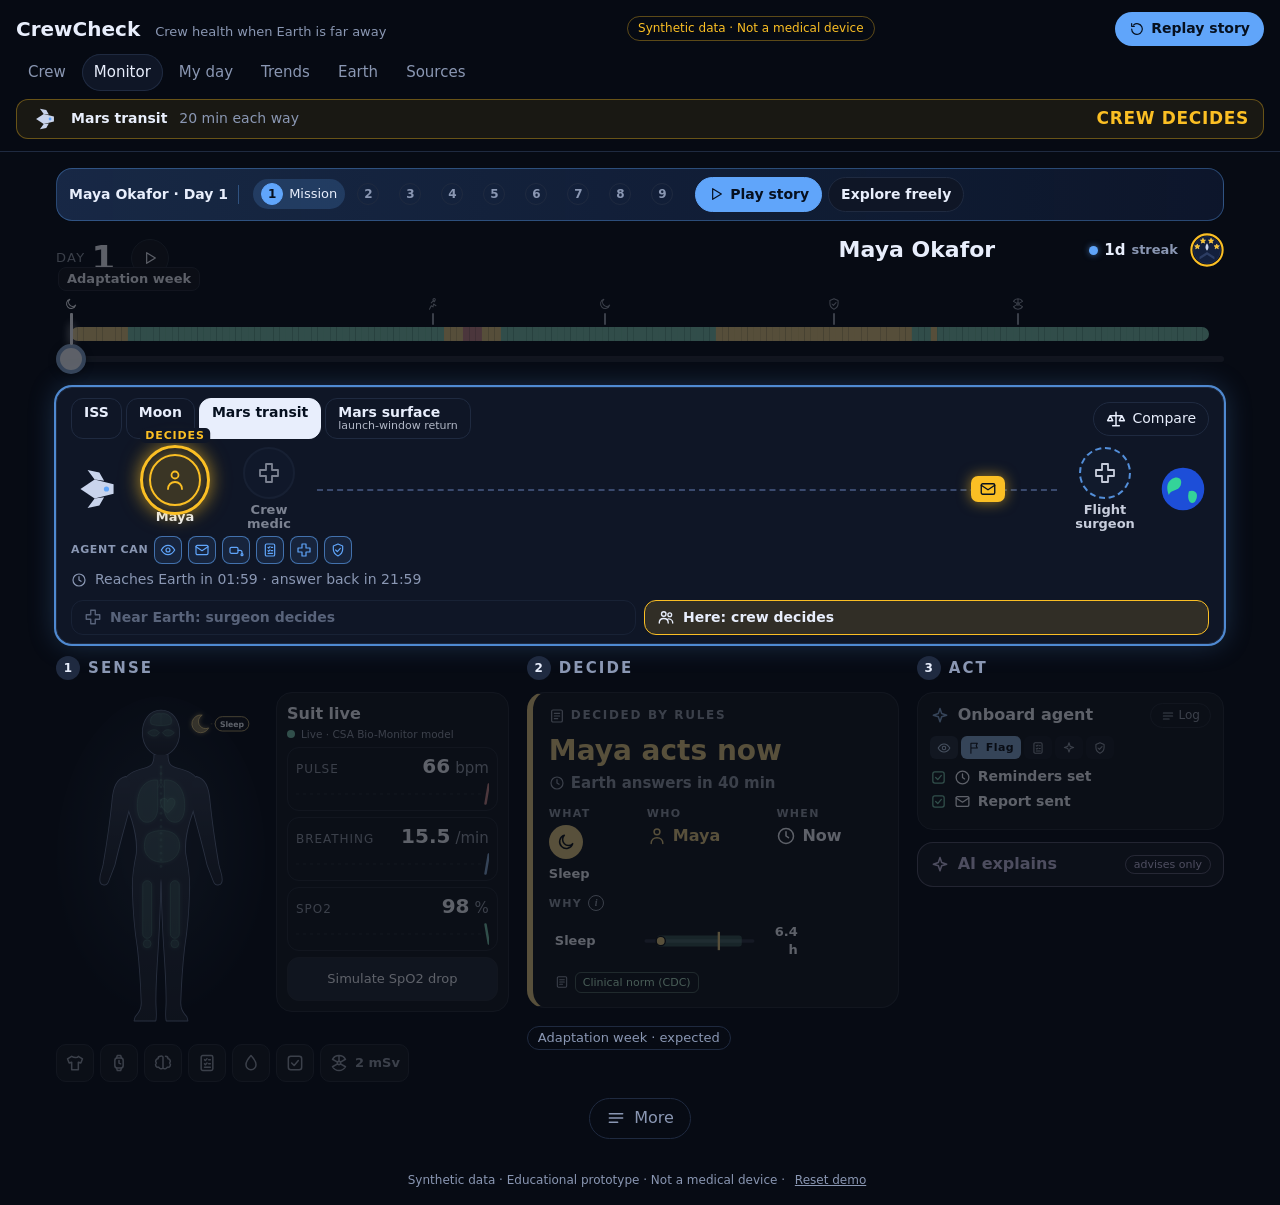
<file: index.html>
<!doctype html>
<html lang="en">
<head>
<meta charset="utf-8">
<meta name="viewport" content="width=device-width, initial-scale=1">
<title>CrewCheck</title>
<meta name="description" content="CrewCheck: crew health when Earth is far away. Educational prototype, synthetic data, not a medical device.">
<link rel="icon" href="favicon.svg" type="image/svg+xml">
<link rel="stylesheet" href="css/app.css">
<link rel="stylesheet" href="css/viz.css">
<link rel="stylesheet" href="css/trends.css">
<link rel="stylesheet" href="css/checkin.css">
<link rel="stylesheet" href="css/earth.css">
<link rel="stylesheet" href="css/sources.css">
<link rel="stylesheet" href="css/blocks.css">
<link rel="stylesheet" href="css/v2.css">
<link rel="stylesheet" href="css/story.css">
<link rel="stylesheet" href="css/cabin.css">
</head>
<body>
<header class="top">
  <div class="brand">CrewCheck <span class="sub">Crew health when Earth is far away</span></div>
  <div class="disclaim">Synthetic data · Not a medical device</div>
</header>
<main id="app"><p class="boot">Loading…</p></main>
<footer class="foot">Synthetic data · Educational prototype · Not a medical device</footer>
<script>
// If any app module fails to load (network error, 503), show a reload button instead of a blank page.
window.ccBootFail = function () {
  var m = document.getElementById('app');
  if (!m || window.ccBooted) return;
  m.innerHTML = '<div class="boot-fail"><p>Part of the app did not load.</p><button type="button" onclick="location.reload()">Reload</button></div>';
};
setTimeout(function () { if (!window.ccBooted) window.ccBootFail(); }, 12000);
</script>
<script type="module" src="js/app.js" onerror="ccBootFail()"></script>
</body>
</html>
</file>
<file: css/app.css>
:root{--bg:#070b14;--panel:#0f1626;--line:#1f2a40;--text:#e8eefc;--muted:#8a97b3;--green:#34d399;--yellow:#fbbf24;--red:#f87171;--blue:#60a5fa;}
*{box-sizing:border-box}
html,body{margin:0;background:var(--bg);color:var(--text);font:16px/1.4 system-ui,-apple-system,Segoe UI,Roboto,sans-serif}
.top{display:flex;align-items:center;justify-content:space-between;padding:12px 16px;border-bottom:1px solid var(--line)}
.brand{font-weight:700;font-size:20px}
.brand .sub{font-weight:400;font-size:13px;color:var(--muted);margin-left:8px}
main{padding:16px;max-width:1200px;margin:0 auto}
.foot{color:var(--muted);font-size:12px;text-align:center;padding:16px}
.top{flex-wrap:wrap;gap:8px}
.tabs{display:flex;gap:4px;flex-wrap:wrap}
.tabs a{color:var(--muted);text-decoration:none;padding:8px 12px;border-radius:999px;font-size:15px}
.tabs a.on{background:var(--panel);color:var(--text);box-shadow:inset 0 0 0 1px var(--line)}
button{font:inherit;color:inherit;cursor:pointer}
button.link{background:none;border:0;color:var(--muted);text-decoration:underline;font-size:12px}
.soon{color:var(--muted);text-align:center;padding:48px}
.hints{display:flex;flex-wrap:wrap;gap:8px;align-items:center;margin-bottom:12px}
.hint{background:rgba(96,165,250,.12);color:var(--blue);border:1px solid rgba(96,165,250,.35);padding:6px 12px;border-radius:999px;font-size:14px}
.hint-x{background:none;border:0;color:var(--muted);font-size:20px}
.today-head{display:flex;justify-content:space-between;align-items:center;gap:12px;flex-wrap:wrap;margin-bottom:8px}
.who-name{font-size:22px;font-weight:700;margin-right:10px}
.who-role,.where{color:var(--muted)}
.where{font-size:18px;color:var(--text)}
.today-grid{display:grid;grid-template-columns:minmax(260px,1fr) minmax(300px,1.1fr);gap:20px;align-items:start}
.today-body{height:min(58vh,600px);min-height:400px;display:flex;justify-content:center;position:sticky;top:12px}
.today-side{display:flex;flex-direction:column;gap:14px}
.verdict{border-radius:16px;padding:16px 18px;background:var(--panel);border-left:6px solid var(--muted)}
.verdict-line{font-size:26px;font-weight:700;line-height:1.15}
.verdict-sub{color:var(--muted);margin-top:4px;font-size:16px}
.v-green{border-color:var(--green)}.v-yellow{border-color:var(--yellow)}.v-red{border-color:var(--red)}
.v-yellow .verdict-line{color:var(--yellow)}.v-red .verdict-line{color:var(--red)}.v-green .verdict-line{color:var(--green)}
.mission-switch{display:grid;grid-template-columns:repeat(4,1fr);gap:4px;background:var(--panel);padding:4px;border-radius:14px}
.ms{background:none;border:0;border-radius:10px;padding:8px 4px;display:flex;flex-direction:column;align-items:center;gap:2px}
.ms.on{background:#1b2742;box-shadow:inset 0 0 0 1px var(--blue)}
.ms-label{font-weight:600;font-size:14px}.ms-care{font-size:11px;color:var(--muted)}
.actions{list-style:none;margin:0;padding:0;display:flex;flex-wrap:wrap;gap:8px}
.actions li{display:flex;align-items:center;gap:8px;background:var(--panel);border:1px solid var(--line);border-radius:999px;padding:6px 12px 6px 6px;font-size:15px}
.conf{display:inline-grid;place-items:center;width:22px;height:22px;border-radius:50%;font-size:12px;font-weight:800;color:#06101f;flex:none}
.conf-established{background:var(--green)}.conf-hypothesis{background:var(--yellow)}.conf-ask{background:#c4b5fd}
.today-timeline{margin-top:20px}
@media (max-width:760px){.today-grid{grid-template-columns:1fr}.today-body{height:52vh;min-height:360px}.verdict-line{font-size:22px}.brand .sub{display:none}}
.why{background:var(--panel);border:1px solid var(--line);border-radius:16px;padding:14px 16px;display:flex;flex-direction:column;gap:10px}
.why-yellow{border-color:rgba(251,191,36,.5)}.why-red{border-color:rgba(248,113,113,.6)}
.why-head{display:flex;align-items:center;gap:10px}
.why-title{font-size:20px;font-weight:700}
.why-x{margin-left:auto;background:none;border:0;color:var(--muted);font-size:24px;line-height:1}
.chip{font-size:12px;font-weight:700;padding:3px 9px;border-radius:999px;background:#1b2742}
.c-green{color:var(--green)}.c-yellow{color:var(--yellow)}.c-red{color:var(--red)}.c-grey{color:var(--muted)}
.why-readings{display:flex;gap:8px;flex-wrap:wrap}
.why-read{background:#0b1220;border-radius:12px;padding:8px 12px;display:grid;grid-template-columns:auto auto;column-gap:4px;align-items:baseline;border-top:3px solid var(--muted)}
.why-read .rv{font-size:24px;font-weight:700}.why-read .ru{color:var(--muted);font-size:12px}.why-read .rl{grid-column:1/-1;color:var(--muted);font-size:12px}
.r-green{border-color:var(--green)}.r-yellow{border-color:var(--yellow)}.r-yellow .rv{color:var(--yellow)}.r-red{border-color:var(--red)}.r-red .rv{color:var(--red)}
.why-row{display:grid;grid-template-columns:22px 70px 1fr;gap:8px;align-items:start;font-size:15px}
.why-ic{color:var(--blue);text-align:center}.why-k{color:var(--muted);font-size:13px;padding-top:1px}
.why-v{display:flex;flex-direction:column;gap:6px;align-items:flex-start}
.why-rule,.why-do{display:flex;gap:8px;align-items:center;flex-wrap:wrap}
.dot{width:10px;height:10px;border-radius:50%;flex:none}.d-yellow{background:var(--yellow)}.d-red{background:var(--red)}
.src{font-size:11px;padding:2px 7px;border-radius:6px;border:1px solid var(--line);color:var(--muted);white-space:nowrap}
.src-nasa{color:#93c5fd;border-color:rgba(147,197,253,.4)}.src-clinical{color:#86efac;border-color:rgba(134,239,172,.35)}.src-assumption{color:#fcd34d;border-color:rgba(252,211,77,.35)}.src-agency{color:#c4b5fd;border-color:rgba(196,181,253,.4)}
.why-foot{font-size:11px;color:var(--muted);border-top:1px solid var(--line);padding-top:8px}
.muted{color:var(--muted)}
.crew-head{display:flex;align-items:center;gap:20px;flex-wrap:wrap;margin-bottom:16px}
.crew-title{font-size:24px;font-weight:700}
.crew-index{display:flex;flex-direction:column;align-items:center;margin-left:auto;padding:8px 18px;border-radius:16px;background:var(--panel);border:1px solid var(--line)}
.ci-num{font-size:40px;font-weight:800;line-height:1}.ci-lab{font-size:12px;color:var(--muted)}
.i-green .ci-num{color:var(--green)}.i-yellow .ci-num{color:var(--yellow)}.i-red .ci-num{color:var(--red)}
.crew-patch .cc-ring-legend,.ct-ring .cc-ring-legend{display:none}
.crew-grid{display:grid;grid-template-columns:repeat(auto-fit,minmax(220px,1fr));gap:14px}
.crew-tile{background:var(--panel);border:1px solid var(--line);border-radius:20px;padding:18px;display:flex;flex-direction:column;align-items:center;gap:6px;text-align:center;transition:transform .15s}
.crew-tile:hover,.crew-tile:focus-visible{transform:translateY(-2px);border-color:var(--blue);outline:none}
.t-yellow{box-shadow:inset 0 3px 0 var(--yellow)}.t-red{box-shadow:inset 0 3px 0 var(--red)}.t-green{box-shadow:inset 0 3px 0 var(--green)}
.ct-name{font-size:18px;font-weight:700;margin-top:6px}.ct-role{font-size:13px;color:var(--muted)}
.crew-dots{display:flex;gap:5px;margin:6px 0}
.cd{width:12px;height:12px;border-radius:50%;background:var(--muted)}
.cd-green{background:var(--green);opacity:.55}.cd-yellow{background:var(--yellow)}.cd-red{background:var(--red)}
.ct-tier{font-weight:700;font-size:15px;padding:4px 12px;border-radius:999px;background:#0b1220}
.tier-none{color:var(--green)}.tier-self{color:var(--yellow)}.tier-crew{color:#fb923c}.tier-earth{color:var(--blue)}
.ct-check{font-size:13px;color:var(--muted)}.ct-check.ok{color:var(--green)}
.ahead{display:flex;gap:8px;flex-wrap:wrap}
.ahead-chip{display:flex;align-items:center;gap:8px;background:rgba(251,191,36,.08);border:1px dashed rgba(251,191,36,.5);border-radius:999px;padding:5px 12px 5px 5px;font-size:15px}
.fu{background:var(--panel);border:1px solid var(--line);border-radius:16px;padding:12px 14px;display:flex;flex-direction:column;gap:10px;margin-bottom:14px}
.fu-head{display:flex;justify-content:space-between;align-items:baseline;gap:8px}
.fu-title{font-weight:700;font-size:17px}
.fu-worked .fu-title{color:var(--green)}.fu-not-worked .fu-title{color:#fb923c}.fu-pending .fu-title{color:var(--blue)}
.fu-track{display:flex;gap:4px}.fu-step{flex:1;height:8px;border-radius:4px;background:#1b2742}.fu-step.on{background:var(--blue)}
.fu-items{display:flex;gap:8px;flex-wrap:wrap}
.fu-item{display:flex;gap:6px;align-items:center;padding:4px 10px;border-radius:999px;background:#0b1220;font-size:14px}
.fi-mark{font-weight:800}.fi-worked .fi-mark{color:var(--green)}.fi-not-worked .fi-mark{color:var(--red)}.fi-pending .fi-mark{color:var(--muted)}
.fu-up{font-weight:700;color:#fb923c}
@media (max-width:760px){.today-body{position:static}}
.today-head .day-rings{margin-left:auto}
.day-rings .cc-ring-legend{display:none}
.advisor{background:linear-gradient(180deg,rgba(196,181,253,.08),transparent);border:1px solid rgba(196,181,253,.35);border-radius:16px;padding:12px 14px;display:flex;flex-direction:column;gap:8px}
.adv-head{display:flex;align-items:center;gap:8px;flex-wrap:wrap}
.adv-title{font-weight:700;color:#c4b5fd}
.adv-origin{font-size:11px;color:var(--muted);margin-left:auto}
.adv-text{font-size:15px}
.adv-points{margin:0;padding-left:18px;font-size:14px;color:var(--text)}
.adv-note{font-size:11px;color:var(--muted)}
.today-lower{display:grid;grid-template-columns:1fr 1fr;gap:16px;margin-top:16px}
@media (max-width:760px){.today-lower{grid-template-columns:1fr}}
@media (max-width:760px){main{display:flex;flex-direction:column}main>*{min-width:0;max-width:100%}.hints,.today-head{order:-2}.today-timeline{order:-1;margin:0 0 12px}}
.src-research{color:#f0abfc;border-color:rgba(240,171,252,.35)}
.adv-more summary{cursor:pointer;color:#c4b5fd;font-size:13px}.adv-more .adv-text{margin-top:6px}
.top{position:sticky;top:0;z-index:20;background:rgba(7,11,20,.94);backdrop-filter:blur(6px)}
.disclaim{font-size:12px;color:var(--yellow);border:1px solid rgba(251,191,36,.35);border-radius:999px;padding:3px 10px}
.today-left{display:flex;flex-direction:column;gap:14px}
.today-body{position:static}
.today-timeline{margin:4px 0 14px}
.rings-wrap{display:flex;align-items:center;gap:10px;margin-left:auto}
.rings-legend{display:grid;grid-template-columns:auto auto auto;gap:2px 10px;font-size:12px;color:var(--muted)}
.rl::before{content:"";display:inline-block;width:8px;height:8px;border-radius:50%;margin-right:5px;vertical-align:middle}
.rl-suit::before{background:var(--green)}.rl-check::before{background:var(--blue)}.rl-ex::before{background:var(--yellow)}
.rl-streak{grid-column:1/-1;color:var(--text)}
.live-chip{display:inline-block;font-size:13px;font-weight:700;padding:3px 10px;border-radius:999px;margin-bottom:6px;color:#06101f}
.lc-yellow{background:var(--yellow)}.lc-red{background:var(--red)}
.assume{font-size:12px;color:#fcd34d;text-align:center;margin-top:4px}
.conf-legend{display:flex;gap:12px;flex-wrap:wrap;font-size:12px;color:var(--muted)}
.conf-legend span{display:flex;align-items:center;gap:5px}
.conf-legend .conf{width:16px;height:16px;font-size:10px}
.dot{display:inline-block}
@media (max-width:760px){.disclaim{order:3}.rings-wrap{margin-left:0}.today-head{flex-wrap:wrap}}
.ci-res-red{color:#06101f!important;background:var(--red)!important}.ci-res-yellow{color:#06101f!important;background:var(--yellow)!important}
.ci-sub{font-size:11px;color:var(--muted);max-width:170px;text-align:center}.crew-patch-wrap{display:flex;flex-direction:column;align-items:center;gap:4px}
a.src{text-decoration:none}a.src:hover{text-decoration:underline}
.ci,.tr,.so,.ea{width:100%}
@media (max-width:760px){.top{position:static}}
.boot-fail{text-align:center;padding:48px 16px;color:var(--text)}
.boot-fail button{margin-top:12px;font:inherit;font-weight:700;padding:10px 22px;border-radius:999px;border:0;background:var(--blue);color:#06101f;cursor:pointer}
/* Phone: verdict first, then body, then who acts, then the suit card. */
@media (max-width:760px){.today-grid{gap:14px}.today-left,.today-side{display:contents}.today-side>*{order:3}.today-side>.verdict{order:1}.today-body{order:2}.suit-box{order:4}.fu{order:5}}
.verdict-ctx{display:inline-block;margin-top:6px;font-size:13px;color:var(--muted);border:1px solid var(--line);border-radius:999px;padding:2px 10px}
.suit-sim{color:var(--blue);border-color:rgba(96,165,250,.4)}
</file>
<file: css/viz.css>
/* CrewCheck visual components. Prefix cc-. Uses variables from app.css. */
:root{--cc-orange:#fb923c;--cc-grey:#5b6780}

/* ---------- body ---------- */
.cc-body{height:100%;min-height:320px}
.cc-body-svg{display:block;width:100%;height:100%;max-height:82vh;margin:0 auto;overflow:visible}
.cc-rim{fill:none;stroke:#5a78b8;stroke-width:3;stroke-linejoin:round;opacity:.9}
.cc-zone{--c:var(--green);cursor:pointer;outline:none;-webkit-tap-highlight-color:transparent}
.cc-s-yellow{--c:var(--yellow)}
.cc-s-red{--c:var(--red)}
.cc-s-grey{--c:var(--cc-grey)}
.cc-shape{fill:var(--c);fill-opacity:.32;stroke:var(--c);stroke-width:1.6;stroke-linejoin:round}
.cc-shape.cc-hint{fill:none;stroke-opacity:.7;stroke-width:1.2;stroke-linecap:round}
.cc-spine{fill-opacity:.5;stroke:none}
.cc-s-green .cc-zshapes{opacity:.38}
.cc-s-green{filter:none}
.cc-s-grey .cc-zshapes{opacity:.55}
.cc-hit{fill:transparent;stroke:none}
.cc-ring{fill:none;stroke:none;pointer-events:none}
.cc-sel .cc-ring{stroke:var(--text);stroke-width:2;stroke-dasharray:5 4}
.cc-zone:focus-visible .cc-ring{stroke:var(--blue);stroke-width:2.5;stroke-dasharray:none}
.cc-zone:hover .cc-shape{fill-opacity:.5}
.cc-lead{stroke:var(--c);stroke-opacity:.6;stroke-width:1;stroke-dasharray:3 3}
.cc-chip rect{fill:#0b1222;stroke:var(--c);stroke-width:1.4}
.cc-chip text{fill:var(--text);font:600 14px system-ui,-apple-system,Segoe UI,Roboto,sans-serif}
.cc-s-yellow .cc-zshapes{animation:cc-pulse 3.2s ease-in-out infinite}
.cc-s-red .cc-zshapes{animation:cc-pulse 1.6s ease-in-out infinite}
@keyframes cc-pulse{0%,100%{opacity:1}50%{opacity:.45}}

/* ---------- signal ---------- */
.cc-signal{text-align:center}
.cc-sig-mission{font-size:13px;letter-spacing:.12em;text-transform:uppercase;color:var(--muted);margin-bottom:6px}
.cc-sig-row{display:flex;align-items:center;margin:0 auto;min-width:200px;transition:width .4s}
.cc-sig-glyph{width:44px;height:44px;flex:none}
.cc-sig-ship{fill:#c9d4ee;stroke:#7d8db3;stroke-width:1;stroke-linejoin:round}
.cc-sig-win{fill:var(--blue)}
.cc-sig-sea{fill:#1d4f9c;stroke:var(--blue);stroke-width:1.5}
.cc-sig-land{fill:var(--green);opacity:.85}
.cc-sig-line{position:relative;flex:1;height:2px;margin:0 6px;background:repeating-linear-gradient(90deg,var(--blue) 0 6px,transparent 6px 11px);opacity:.9}
.cc-sig-dot{position:absolute;top:50%;left:0;width:14px;height:14px;margin:-7px 0 0 -7px;border-radius:50%;background:var(--blue);box-shadow:0 0 12px 3px var(--blue);animation:cc-travel 4s ease-in-out infinite}
.cc-sig-dot.cc-off{display:none}
@keyframes cc-travel{0%{left:0}50%{left:100%}100%{left:0}}
.cc-sig-label{margin-top:10px;font-size:clamp(18px,5vw,24px);font-weight:700;line-height:1.2}
.cc-sig-reply{margin-top:4px;font-size:15px;color:var(--muted)}

/* ---------- nodes ---------- */
.cc-nodes{text-align:center}
.cc-nodes-row{display:flex;align-items:center;justify-content:center;gap:4px;padding:14px 0 6px}
.cc-node{display:flex;flex-direction:column;align-items:center;gap:8px;flex:none;width:86px;--c:var(--green)}
.cc-n-self{--a:var(--yellow)}
.cc-n-crew{--a:var(--cc-orange)}
.cc-n-earth{--a:var(--blue)}
.cc-node-disc{position:relative;width:64px;height:64px;border-radius:50%;display:grid;place-items:center;background:var(--panel);border:2px solid var(--c);transition:transform .3s,box-shadow .3s}
.cc-node-icon{width:34px;height:34px;fill:none;stroke:var(--muted);stroke-width:2.4;stroke-linecap:round;stroke-linejoin:round}
.cc-node-name{white-space:nowrap;font-size:15px;font-weight:600;color:var(--muted)}
.cc-act{--c:var(--a)}
.cc-act .cc-node-disc{transform:scale(1.28);box-shadow:0 0 22px 2px var(--a);background:color-mix(in srgb,var(--a) 18%,var(--panel))}
.cc-act .cc-node-icon{stroke:var(--text)}
.cc-act .cc-node-name{color:var(--text);font-size:17px;margin-top:8px}
.cc-n-crew .cc-node-icon{fill:none}
.cc-badge{position:absolute;top:-10px;right:-22px;font-size:11px;font-weight:700;color:#07101f;background:var(--blue);padding:2px 7px;border-radius:10px;white-space:nowrap}
.cc-arrow{width:34px;height:14px;flex:none;fill:none;stroke:var(--line);stroke-width:2.5;stroke-linecap:round;stroke-linejoin:round;margin-bottom:26px}
.cc-arrow.cc-lit{stroke:var(--text)}
.cc-allclear{margin-top:6px;font-size:15px;font-weight:600;color:var(--green)}
@media (max-width:400px){.cc-node{width:76px}.cc-node-disc{width:56px;height:56px}.cc-arrow{width:26px}}

/* ---------- timeline ---------- */
.cc-tl{padding:6px 0}
.cc-tl-head{display:flex;align-items:baseline;gap:6px;margin-bottom:6px}
.cc-tl-day{font-size:16px;color:var(--muted);text-transform:uppercase;letter-spacing:.1em}
.cc-tl-num{font-size:44px;font-weight:800;line-height:1;font-variant-numeric:tabular-nums}
.cc-tl-track{padding:0 15px}
.cc-tl-inner{position:relative;margin-top:48px}
.cc-tl-strip{display:block;width:100%;height:14px;border-radius:7px;overflow:hidden}
.cc-tl-play{position:absolute;top:-4px;bottom:-4px;width:3px;margin-left:-1.5px;border-radius:2px;background:var(--text);box-shadow:0 0 8px var(--text);pointer-events:none}
.cc-tl-evs{position:absolute;left:0;right:0;top:0;height:0}
.cc-tl-ev{position:absolute;bottom:2px;transform:translateX(-50%);border:0;background:none;padding:6px 6px 0;margin:0;cursor:pointer;color:var(--text);font:inherit;display:flex;flex-direction:column;align-items:center;z-index:1}
.cc-tl-tick{width:2px;height:12px;background:var(--muted);border-radius:1px;display:block}
.cc-tl-evl{position:absolute;bottom:100%;left:50%;transform:translateX(-50%);white-space:nowrap;font-size:13px;font-weight:600;background:var(--panel);border:1px solid var(--line);padding:2px 8px;border-radius:8px;opacity:0;pointer-events:none;transition:opacity .15s}
.cc-tl-ev.cc-l .cc-tl-evl{left:0;transform:none}
.cc-tl-ev.cc-r .cc-tl-evl{left:auto;right:0;transform:none}
.cc-tl-ev:hover .cc-tl-evl,.cc-tl-ev:focus-visible .cc-tl-evl,.cc-tl-ev.cc-now .cc-tl-evl{opacity:1}
.cc-tl-ev:hover,.cc-tl-ev:focus-visible,.cc-tl-ev.cc-now{z-index:3}
.cc-tl-ev:focus-visible{outline:2px solid var(--blue);outline-offset:1px;border-radius:4px}
.cc-tl-ev.cc-now .cc-tl-tick{background:var(--text);width:3px}
.cc-tl-range{-webkit-appearance:none;appearance:none;display:block;width:100%;height:36px;margin:8px 0 0;background:transparent;cursor:pointer}
.cc-tl-range::-webkit-slider-runnable-track{height:6px;border-radius:3px;background:var(--line)}
.cc-tl-range::-moz-range-track{height:6px;border-radius:3px;background:var(--line)}
.cc-tl-range::-webkit-slider-thumb{-webkit-appearance:none;width:30px;height:30px;margin-top:-12px;border-radius:50%;background:var(--text);border:4px solid var(--blue);box-shadow:0 2px 8px #000a}
.cc-tl-range::-moz-range-thumb{width:22px;height:22px;border-radius:50%;background:var(--text);border:4px solid var(--blue)}
.cc-tl-range:focus-visible{outline:2px solid var(--blue);outline-offset:2px;border-radius:8px}

/* ---------- rings ---------- */
.cc-rings{display:inline-flex;flex-direction:column;align-items:center;gap:12px}
.cc-rings-svg{display:block}
.cc-ring-track{fill:none;stroke:var(--line);opacity:.7}
.cc-ring-arc{fill:none;stroke-linecap:round;transition:stroke-dashoffset 1s cubic-bezier(.2,.7,.2,1)}
.cc-ring-center{fill:var(--text);font-weight:800}
.cc-ring-legend{list-style:none;margin:0;padding:0;display:flex;flex-direction:column;gap:4px;font-size:15px}
.cc-ring-legend li{display:flex;align-items:center;gap:8px}
.cc-ring-dot{width:12px;height:12px;border-radius:50%;flex:none}
.cc-ring-lbl{color:var(--muted);flex:1}
.cc-ring-legend b{font-variant-numeric:tabular-nums}

/* ---------- live ---------- */
.cc-live{background:var(--panel);border:1px solid var(--line);border-radius:14px;padding:12px 14px}
.cc-live-head{display:flex;justify-content:space-between;align-items:baseline;gap:10px}
.cc-live-label{font-size:15px;color:var(--muted);text-transform:uppercase;letter-spacing:.08em}
.cc-live-val{font-size:36px;font-weight:800;font-variant-numeric:tabular-nums}
.cc-live-unit{font-size:15px;color:var(--muted);margin-left:5px}
.cc-live-plot{margin-top:6px}
.cc-live-svg{display:block;width:100%;height:64px}
.cc-live-line{stroke-width:2.5;stroke-linejoin:round;stroke-linecap:round;vector-effect:non-scaling-stroke}
.cc-live-grid{stroke:var(--line);stroke-width:1;stroke-dasharray:3 4;vector-effect:non-scaling-stroke}

@media (prefers-reduced-motion:reduce){
  .cc-s-yellow .cc-zshapes,.cc-s-red .cc-zshapes{animation:none}
  .cc-sig-dot{animation:none;left:50%}
  .cc-ring-arc,.cc-node-disc,.cc-sig-row,.cc-tl-evl{transition:none}
}
</file>
<file: css/trends.css>
.tr{display:flex;flex-direction:column;gap:12px;padding:12px 16px;max-width:960px;margin:0 auto}
.tr-title{margin:0;font-size:20px}
.tr-chips{display:flex;gap:6px;overflow-x:auto;padding-bottom:4px;scrollbar-width:thin}
.tr-chip{flex:0 0 auto;background:var(--panel);color:var(--muted);border:1px solid var(--line);border-radius:999px;padding:8px 14px;font-size:14px;cursor:pointer}
.tr-chip.on{color:var(--text);border-color:var(--blue);box-shadow:inset 0 0 0 1px var(--blue)}
.tr-headline{font-size:22px;font-weight:700;line-height:1.25;padding:2px 0}
.tr-green{color:var(--green)}.tr-yellow{color:var(--yellow)}.tr-red{color:var(--red)}
.tr-chart{position:relative;height:360px;background:var(--panel);border:1px solid var(--line);border-radius:16px;padding:8px}
.tr-legend{display:flex;flex-wrap:wrap;gap:12px;font-size:12px;color:var(--muted)}
.tr-key::before{content:"";display:inline-block;width:12px;height:8px;border-radius:2px;margin-right:6px;vertical-align:middle}
.tr-k-norm::before{background:rgba(96,165,250,.3)}
.tr-k-yellow::before{background:var(--yellow)}
.tr-k-red::before{background:var(--red)}
.tr-k-cone::before{background:rgba(96,165,250,.3);border-top:2px dashed var(--blue);height:6px}
.tr-sparks{display:grid;grid-template-columns:repeat(auto-fit,minmax(110px,1fr));gap:8px}
.tr-spark{display:grid;gap:2px;text-align:left;background:var(--panel);color:var(--text);border:1px solid var(--line);border-radius:12px;padding:8px 10px;cursor:pointer;font:inherit}
.tr-spark:hover{border-color:var(--blue)}
.tr-spark.st-yellow{border-left:4px solid var(--yellow)}
.tr-spark.st-red{border-left:4px solid var(--red)}
.tr-spark-name{font-size:12px;color:var(--muted)}
.tr-spark-val{font-size:14px;font-weight:600}
.tr-spark-svg{width:100%;height:28px;display:block}
@media (max-width:480px){.tr{padding:10px 10px}.tr-chart{height:300px;padding:4px}.tr-headline{font-size:19px}}
</file>
<file: css/checkin.css>
.ci{max-width:560px;margin:0 auto;padding:16px;display:flex;flex-direction:column;gap:14px}
.ci-head{display:flex;align-items:center;justify-content:space-between;gap:12px}
.ci-title{margin:0;font-size:22px}
.ci-pill{background:var(--green);color:#04130d;font-weight:800;font-size:22px;padding:6px 16px;border-radius:999px;white-space:nowrap}
.ci-auto{background:var(--panel);border:1px solid var(--line);border-radius:16px;padding:12px}
.ci-auto-chips{display:flex;flex-wrap:wrap;gap:6px}
.ci-chip{font-size:13px;padding:4px 10px;border-radius:999px;border:1px solid var(--line);color:var(--green)}
.ci-auto-note{color:var(--muted);font-size:13px;margin-top:8px}
.ci-field{background:var(--panel);border:1px solid var(--line);border-radius:16px;padding:14px;display:flex;flex-direction:column;gap:10px}
.ci-fhead{display:flex;align-items:baseline;gap:8px;flex-wrap:wrap}
.ci-flabel{margin:0;font-size:18px}
.ci-note{color:var(--muted);font-size:13px}
.ci-faces{display:grid;grid-template-columns:repeat(5,1fr);gap:6px}
.ci-face{min-height:60px;background:#0b1220;color:var(--muted);border:2px solid var(--line);border-radius:14px;display:flex;align-items:center;justify-content:center;cursor:pointer;padding:0}
.ci-face[aria-pressed=true]{color:var(--green);border-color:var(--green);background:rgba(52,211,153,.12)}
.ci-face-svg{width:100%;max-width:44px;height:auto}
.ci-eyes{display:flex;flex-direction:column;gap:10px}
.ci-row{display:flex;align-items:center;justify-content:space-between;gap:10px;flex-wrap:wrap}
.ci-rl{font-size:16px}
.ci-picks{display:flex;gap:6px}
.ci-pick{min-width:56px;min-height:48px;background:#0b1220;color:var(--text);border:2px solid var(--line);border-radius:12px;font-size:16px;cursor:pointer}
.ci-small{min-width:48px}
.ci-pick[aria-pressed=true]{border-color:var(--blue);background:rgba(96,165,250,.15);color:var(--blue)}
.ci-num{display:flex;align-items:center;gap:8px}
.ci-input{flex:1;min-width:0;min-height:52px;font-size:20px;background:#0b1220;color:var(--text);border:2px solid var(--line);border-radius:12px;padding:0 12px}
.ci-input:focus{outline:none;border-color:var(--blue)}
.ci-unit{color:var(--muted);font-size:14px}
.ci-err{color:var(--red);font-size:14px}
.ci-err:empty{display:none}
.ci-toggles{display:flex;gap:6px}
.ci-tog{background:none;border:1px solid var(--line);color:var(--muted);border-radius:999px;font-size:12px;padding:4px 12px;min-height:28px;cursor:pointer}
.ci-tog[aria-expanded=true]{color:var(--text);border-color:var(--blue)}
.ci-info{color:var(--muted);font-size:14px;margin-top:6px}
.ci-info[hidden]{display:none}
.ci-btn{min-height:56px;font-size:20px;font-weight:700;background:var(--green);color:#04130d;border:0;border-radius:14px;cursor:pointer}
.ci-ghost{background:#1b2742;color:var(--text);border:1px solid var(--blue)}
.ci-status{display:flex;flex-direction:column;gap:10px}
.ci-status:empty{display:none}
.ci-saved{background:rgba(52,211,153,.15);color:var(--green);border:1px solid var(--green);border-radius:14px;padding:14px;font-size:18px;font-weight:700;text-align:center}

.suit-card{background:var(--panel);border:1px solid var(--line);border-radius:16px;padding:12px;display:flex;flex-direction:column;gap:10px}
.suit-head{display:flex;align-items:center;justify-content:space-between;gap:8px;flex-wrap:wrap}
.suit-title{font-weight:700;font-size:16px}
.suit-status{display:flex;align-items:center;gap:6px;color:var(--muted);font-size:12px}
.suit-dot{width:8px;height:8px;border-radius:50%;background:var(--green);animation:suit-pulse 1.4s infinite}
@keyframes suit-pulse{50%{opacity:.35}}
@media (prefers-reduced-motion:reduce){.suit-dot{animation:none}}
.suit-lines{display:grid;grid-template-columns:repeat(auto-fit,minmax(200px,1fr));gap:8px}
.suit-line{background:#0b1220;border-radius:12px;padding:8px}
.suit-alert{border-radius:12px;padding:10px 12px;font-weight:700;border-left:6px solid var(--muted);background:#0b1220}
.suit-alert[hidden]{display:none}
.suit-yellow{border-color:var(--yellow);color:var(--yellow)}
.suit-red{border-color:var(--red);color:var(--red)}
.suit-btn{min-height:44px;background:#1b2742;color:var(--text);border:1px solid var(--line);border-radius:12px;font-size:15px;cursor:pointer}

/* My day: the astronaut's own screen */
.md-top{display:flex;flex-direction:column;gap:12px}
.md-next{background:var(--panel);border:2px solid var(--yellow);border-radius:18px;padding:16px;display:flex;flex-direction:column;gap:8px}
.md-next.md-calm,.md-next.md-done{border-color:var(--green)}
.md-k{color:var(--muted);font-size:13px;font-weight:700;text-transform:uppercase;letter-spacing:.06em}
.md-act{display:flex;align-items:center;gap:12px;flex-wrap:wrap}
.md-act b{font-size:24px;line-height:1.2;flex:1;min-width:0}
.md-ic{width:40px;height:40px;flex:none;color:var(--yellow)}
.md-calm .md-ic,.md-done .md-ic{color:var(--green)}
.md-ic-s{width:24px;height:24px;flex:none;color:var(--muted)}
.md-btn{min-height:48px;min-width:96px;font-size:18px;font-weight:800;background:var(--green);color:#04130d;border:0;border-radius:12px}
.md-ok{color:var(--green);font-weight:800;font-size:18px}
.md-why{color:var(--muted);font-size:15px}
.md-wait{display:flex;align-items:center;gap:8px;color:var(--text);font-size:15px;border-top:1px solid var(--line);padding-top:8px}
.md-wait .md-ic-s{color:var(--blue)}
.md-today{background:var(--panel);border:1px solid var(--line);border-radius:18px;padding:14px;display:flex;gap:16px;align-items:center}
.md-today.closed{border-color:var(--green)}
.md-ringcol{display:flex;flex-direction:column;align-items:center;gap:4px;flex:none}
.md-closed{font-weight:800;font-size:15px;color:var(--muted)}
.md-today.closed .md-closed{color:var(--green);font-size:18px}
.md-right{flex:1;min-width:0}
.md-sec{margin:0 0 8px;font-size:18px}
.md-tasks{list-style:none;margin:0;padding:0;display:flex;flex-direction:column;gap:6px}
.md-task{display:flex;align-items:center;gap:10px;min-height:44px;padding:4px 8px;border-radius:12px;background:#0b1220;border:1px solid var(--line);transition:border-color .3s,background .3s}
.md-task.on{border-color:rgba(52,211,153,.6);background:rgba(52,211,153,.08)}
.md-task.on .md-ic-s{color:var(--green)}
.md-tt{flex:1;min-width:0;font-size:16px}
.md-st{color:var(--green);font-weight:800;font-size:14px}
.md-tbtn{min-height:36px;min-width:64px;font-size:15px;font-weight:700;background:#1b2742;color:var(--text);border:1px solid var(--blue);border-radius:10px}
.md-game{display:flex;align-items:center;justify-content:space-between;gap:12px;flex-wrap:wrap;padding:0 4px}
.md-patch{display:flex;align-items:center;gap:8px;color:var(--muted);font-size:13px;font-weight:600}
.md-pop .dring{animation:mdpop .7s ease 1}
.md-pop .md-closed{animation:mdfade .7s ease 1}
@keyframes mdpop{0%{transform:scale(1)}40%{transform:scale(1.12)}100%{transform:scale(1)}}
@keyframes mdfade{0%{opacity:0;transform:translateY(6px)}100%{opacity:1;transform:none}}
.ci-formhead{margin-top:6px}
@media (max-width:480px){.md-act b{font-size:21px}.md-today{flex-direction:column;align-items:stretch}.md-ringcol{align-self:center}}
@media (prefers-reduced-motion:reduce){.md-pop .dring,.md-pop .md-closed{animation:none}.md-task{transition:none}}
</file>
<file: css/earth.css>
.ea{display:flex;flex-direction:column;gap:14px;max-width:1100px;margin:0 auto}
.ea-title{font-size:20px;margin:0;display:flex;align-items:baseline;gap:10px;flex-wrap:wrap}
.ea-who{font-size:14px;font-weight:500;color:var(--muted)}
.ea-sub{font-size:15px;margin:4px 0 0;color:var(--muted);font-weight:600}
.ea-card{background:var(--panel);border:1px solid var(--line);border-radius:16px;padding:14px;display:flex;flex-direction:column;gap:12px}
.ea-tiles{display:grid;grid-template-columns:repeat(auto-fit,minmax(90px,1fr));gap:8px}
.ea-tile{background:rgba(255,255,255,.03);border-radius:12px;padding:10px;text-align:center}
.ea-num{font-size:28px;font-weight:700;line-height:1.1}
.ea-lbl{font-size:12px;color:var(--muted)}
.ea-tile.ea-green .ea-num{color:var(--green)}.ea-tile.ea-yellow .ea-num{color:var(--yellow)}.ea-tile.ea-red .ea-num{color:var(--red)}
.ea-strip{display:flex;gap:3px}
.ea-seg{flex:1;height:14px;border-radius:4px;background:var(--line)}
.ea-seg.ea-green,.ea-dot.ea-green{background:var(--green)}
.ea-seg.ea-yellow,.ea-dot.ea-yellow{background:var(--yellow)}
.ea-seg.ea-red,.ea-dot.ea-red{background:var(--red)}
.ea-pills,.ea-chips{display:flex;flex-wrap:wrap;gap:6px}
.ea-pill{background:rgba(251,191,36,.14);color:var(--yellow);border:1px solid rgba(251,191,36,.4);border-radius:999px;padding:3px 10px;font-size:13px}
.ea-log{list-style:none;margin:0;padding:0 0 0 6px;border-left:2px solid var(--line);display:flex;flex-direction:column;gap:12px}
.ea-row{display:grid;grid-template-columns:auto 12px 1fr;gap:8px;align-items:start;position:relative}
.ea-day{font-size:13px;color:var(--muted);padding-top:1px;white-space:nowrap;min-width:34px}
.ea-dot{width:12px;height:12px;border-radius:50%;margin-top:4px;background:var(--muted)}
.ea-head{font-weight:600;font-size:15px}
.ea-tl{margin:8px 6px 4px 0}
.ea-bar{position:relative;height:4px;background:var(--line);border-radius:2px;margin:6px 6px 8px}
.ea-mk{position:absolute;top:-4px;width:12px;height:12px;margin-left:-6px;border-radius:50%;background:var(--blue)}
.ea-mk1{background:var(--text)}.ea-mk2{background:var(--green)}
.ea-tl-lbl{display:flex;justify-content:space-between;gap:4px;font-size:11px;color:var(--muted);flex-wrap:wrap}
.ea-chip{background:rgba(96,165,250,.12);color:var(--blue);border-radius:6px;padding:2px 8px;font-size:12px}
.ea-empty{color:var(--muted);padding:12px}
.ea-copy{background:var(--panel);border:1px solid var(--line);border-radius:999px;padding:10px 18px}
.ea-foot{color:var(--muted);font-size:12px;text-align:center}

/* G7: ship -> Earth link, envelopes by verdict colour */
.ea-link{background:var(--panel);border:1px solid var(--line);border-radius:18px;padding:12px 16px;display:flex;flex-direction:column;gap:8px;min-width:0}
.ea-band{margin:26px 0 4px;min-height:96px}
.ea-end{display:flex;flex-direction:column;align-items:center;gap:4px;flex:none;width:76px}
.ea-end .scn-glyph{width:64px;height:64px;transition:filter .3s,transform .3s}
.ea-earth.ea-hit .scn-glyph{filter:drop-shadow(0 0 14px rgba(96,165,250,1));transform:scale(1.12)}
@media (prefers-reduced-motion:reduce){.ea-end .scn-glyph{transition:none}}
.ea-t{font-size:12px;color:var(--muted);font-variant-numeric:tabular-nums;white-space:nowrap}
.ea-line{height:64px;align-self:flex-start}
.ea-each{position:absolute;left:50%;top:-6px;transform:translateX(-50%);font-size:12px;font-weight:700;color:var(--text);white-space:nowrap;background:var(--panel);padding:0 6px;border-radius:6px}
.ea-link[data-mission=iss] .ea-each,.ea-link[data-mission=moon] .ea-each{left:0;transform:none}
.ea-env{position:absolute;top:32px;left:0;transform:translate(-50%,-50%);display:flex;flex-direction:column;align-items:center;gap:1px;z-index:1}
.ea-env[hidden]{display:none}
.ea-env .ic{width:38px;height:30px;padding:4px 7px;border-radius:6px;color:#06101f;stroke:#06101f;box-sizing:border-box}
.ea-env.d-yellow .ic{background:var(--yellow);box-shadow:0 0 14px rgba(251,191,36,.6)}
.ea-env.d-red .ic{background:var(--red);box-shadow:0 0 14px rgba(248,113,113,.6)}
.ea-env.d-green .ic{background:var(--green)}
.ea-env.d-yellow,.ea-env.d-red,.ea-env.d-green{background:none;fill:none}
.ea-env-d{font-size:11px;font-weight:700;color:var(--text);white-space:nowrap}
.ea-qs{display:grid;grid-template-columns:1fr 1fr;gap:10px}
.ea-qcol{display:flex;flex-direction:column;gap:4px;min-width:0}
.ea-qh{font-size:11px;letter-spacing:.1em;text-transform:uppercase;color:var(--muted)}
.ea-q{display:flex;flex-wrap:wrap;gap:6px;min-height:24px}
.ea-q-earth{align-items:flex-end}.ea-q-earth .ea-q{justify-content:flex-end}
.ea-link[data-mission=iss] .ea-q-earth,.ea-link[data-mission=moon] .ea-q-earth{align-items:flex-start}
.ea-link[data-mission=iss] .ea-q-earth .ea-q,.ea-link[data-mission=moon] .ea-q-earth .ea-q{justify-content:flex-start}
.ea-mail{display:inline-flex;align-items:center;gap:5px;border-radius:999px;padding:3px 10px 3px 6px;font-size:12px;font-weight:700;color:#06101f;fill:none;stroke:none}
.ea-mail .ic{width:16px;height:16px;stroke:#06101f}
.ea-link-foot{display:flex;justify-content:space-between;align-items:center;gap:8px;flex-wrap:wrap}
.ea-logbox{background:var(--panel);border:1px solid var(--line);border-radius:14px;padding:0 14px}
.ea-logbox>summary{cursor:pointer;padding:12px 0;font-weight:700}
.ea-logbox[open]{padding-bottom:14px}
@media (max-width:640px){.ea-env-d{display:none}.ea-each{top:-12px}.ea-band{margin-top:30px}.ea-end{width:56px}.ea-end .scn-glyph{width:44px;height:44px}.ea-line{height:44px}.ea-env{top:22px}.ea-link{padding:10px}.ea-env .ic{width:32px;height:26px;padding:3px 6px}}
.ea-link[data-mission=iss] .ea-qs,.ea-link[data-mission=moon] .ea-qs{grid-template-columns:auto 1fr;gap:24px}
@media (max-width:760px){.ea-end .scn-glyph{display:block}.ea-band .ea-line{flex:0 0 calc(var(--len,1) * (100% - 124px));min-width:24px}}
</file>
<file: css/sources.css>
.so{display:flex;flex-direction:column;gap:10px}
.so-title{font-size:24px;margin:0 0 4px}
.so-sec{background:var(--panel);border:1px solid var(--line);border-radius:14px}
.so-sec>summary{cursor:pointer;padding:12px 16px;font-weight:700;font-size:17px}
.so-body{padding:0 16px 16px;display:flex;flex-direction:column;gap:12px;min-width:0}
.so-banner{background:rgba(251,191,36,.12);border:2px solid var(--yellow);color:var(--yellow);border-radius:12px;padding:12px 16px;font-weight:800;font-size:18px;text-align:center}
.so-tag{margin:0;font-size:20px;font-weight:700;text-align:center}
.so-legend{display:flex;flex-direction:column;gap:6px}
.so-leg{display:flex;align-items:center;gap:8px;font-size:14px}
.so-wrap{overflow-x:auto;max-width:100%;-webkit-overflow-scrolling:touch}
.so-table{border-collapse:collapse;width:100%;font-size:14px}
.so-table th,.so-table td{text-align:left;padding:6px 10px;border-bottom:1px solid var(--line);vertical-align:top}
.so-table th{color:var(--muted);font-size:12px;font-weight:600;white-space:nowrap}
.so-table td{min-width:70px}
.so-table a.src{text-decoration:none;display:inline-block}
.so-table a.src:hover{text-decoration:underline}
.so-matrix td:first-child{font-weight:600}
.so-count{margin:0;color:var(--muted);font-size:14px}
.so-formula{margin:0;font-size:18px;font-weight:700;font-family:ui-monospace,Menlo,monospace}
.so-two{display:grid;grid-template-columns:repeat(auto-fit,minmax(220px,1fr));gap:12px}
.so-group h3{margin:0 0 4px;font-size:15px}
.so-group p{margin:0 0 4px;font-size:13px}
.so-list{margin:0;padding-left:20px;display:flex;flex-direction:column;gap:4px;font-size:15px}
.so a{color:var(--blue)}
.so a.src-nasa{color:#93c5fd}.so a.src-clinical{color:#86efac}.so a.src-assumption{color:#fcd34d}.so a.src-agency{color:#c4b5fd}
.so-dg{display:grid;grid-template-columns:minmax(0,3fr) minmax(0,2fr);gap:16px;align-items:start}
.so-dg-chain{display:flex;align-items:flex-start;gap:6px;min-width:0}
.so-dg-end{flex:1 1 0;min-width:0;display:flex;flex-direction:column;align-items:stretch}
.so-dg-node{flex:1 1 0;min-width:0;background:#0b1220;border:1px solid var(--line);border-radius:12px;padding:10px 8px;display:flex;flex-direction:column;align-items:center;gap:4px;text-align:center}
.so-dg-node b{font-size:14px}
.so-dg-cap{color:var(--muted);font-size:12px}
.so-dg-disc{width:34px;height:34px;border-radius:50%;background:rgba(96,165,250,.14);color:var(--blue);display:inline-flex;align-items:center;justify-content:center;flex:none}
.so-dg-disc .ic{width:18px;height:18px}
.so-dg-verdict{border-color:var(--green)}
.so-dg-dots{display:flex;gap:5px}
.so-dg-arr{width:22px;height:22px;color:var(--blue);flex:none;align-self:center}
.so-dg-chain>.so-dg-arr{margin-top:44px;align-self:flex-start}
.so-dg-arr-down,.so-dg-block{width:34px;height:34px}
.so-dg-link{display:flex;flex-wrap:wrap;justify-content:center;align-items:center;gap:2px 10px;color:var(--muted);font-size:12px;text-align:center;padding:2px 0}
.so-dg-link>span{flex-basis:100%}
.so-dg-block{color:var(--muted)}
.so-dg-block path:last-child{stroke-width:3}
.so-dg-link{font-size:13px}
.so-dg-ai{border:1.5px dashed var(--blue);background:rgba(96,165,250,.06);color:var(--muted)}
.so-dg-ai .so-dg-disc{background:transparent;border:1px dashed var(--blue)}
.so-dg-agent{border:1px solid var(--line);border-left:3px solid var(--green);border-radius:12px;padding:10px 12px;background:#0b1220;min-width:0}
.so-dg-agent-head{display:flex;align-items:center;flex-wrap:wrap;gap:8px}
.so-dg-tag{font-size:11px;color:var(--yellow);border:1px solid var(--yellow);border-radius:999px;padding:1px 8px}
.so-dg-acts{color:var(--green);font-size:12px;margin:4px 0 6px}
.so-dg-cols{display:grid;grid-template-columns:repeat(auto-fit,minmax(130px,1fr));gap:10px}
.so-dg-cols h4{margin:0 0 4px;font-size:13px;color:var(--muted)}
.so-dg-list{list-style:none;margin:0;padding:0;display:flex;flex-direction:column;gap:5px;font-size:13px}
.so-dg-list li{display:flex;align-items:center;gap:6px;min-width:0}
.so-dg-mark{width:18px;height:18px;flex:none;display:inline-flex;align-items:center;justify-content:center}
.so-dg-mark .ic{width:16px;height:16px}
.so-dg-can{color:var(--green)}
.so-dg-cant{color:var(--red);font-weight:800;font-size:13px}
@media (max-width:1000px){.so-dg{grid-template-columns:minmax(0,1fr)}}
@media (max-width:640px){
.so-dg-chain{flex-direction:column;align-items:stretch}
.so-dg-chain>.so-dg-arr-flow{transform:rotate(90deg);margin-top:0;align-self:center}
.so-dg-end{margin-left:0}
.so-dg-ai{margin-left:24px}
.so-dg-link{justify-content:flex-start;padding-left:40px;gap:6px;text-align:left}
.so-dg-link>span{flex-basis:auto}
}
.so-dg-arr-flow.so-dg-dash{color:var(--yellow)}
</file>
<file: css/blocks.css>
.rad-card,.ins-card{background:var(--panel);border:1px solid var(--line);border-radius:16px;padding:14px 16px;min-width:0}
.rad-title,.ins-title{margin:0 0 8px;font-size:15px;font-weight:600;color:var(--muted)}
.rad-big{line-height:1.1}
.rad-num{font-size:34px;font-weight:700}
.rad-unit{font-size:15px;color:var(--muted)}
.rad-sub{font-size:13px;color:var(--muted);margin:4px 0 8px}
.rad-spark{display:block;width:100%;height:auto;overflow:visible}
.rad-area{fill:rgba(96,165,250,.22)}
.rad-line{stroke:var(--blue);stroke-width:2}
.rad-proj{stroke:var(--blue);stroke-width:1.5;stroke-dasharray:4 4;opacity:.7}
.rad-now{stroke:var(--line);stroke-width:1}
.rad-spike{stroke:var(--yellow);stroke-width:1;stroke-dasharray:2 2}
.rad-dot{fill:var(--yellow)}
.rad-evt{fill:var(--yellow);font-size:10px}
.rad-axis{display:flex;justify-content:space-between;font-size:11px;color:var(--muted)}
.rad-tags{display:flex;flex-wrap:wrap;gap:6px;margin-top:10px}
.rad-note{font-size:11px;color:var(--muted);margin-top:6px}
.ins-list{list-style:none;margin:0;padding:0}
.ins-row{display:flex;align-items:flex-start;gap:12px;padding:10px 0;border-top:1px solid var(--line)}
.ins-row:first-child{border-top:0}
.ins-icon{flex:0 0 26px;width:26px;height:26px;color:var(--blue);margin-top:2px}
.ins-main{flex:1;min-width:0}
.ins-name{font-size:15px;font-weight:600}
.ins-model,.ins-feeds{font-size:12px;color:var(--muted)}
.ins-main .src{display:inline-block;margin-top:4px}
.ins-status{display:flex;align-items:center;gap:6px;font-size:13px;white-space:nowrap;margin-top:2px}
.ins-dot{width:8px;height:8px;border-radius:50%;background:var(--muted);flex:0 0 8px}
.ins-live{background:var(--green);animation:ins-pulse 1.6s ease-out infinite}
@keyframes ins-pulse{0%{box-shadow:0 0 0 0 rgba(52,211,153,.6)}100%{box-shadow:0 0 0 8px rgba(52,211,153,0)}}
@media (prefers-reduced-motion:reduce){.ins-live{animation:none}}
.ins-foot{font-size:11px;color:var(--muted);margin-top:8px}
@media (max-width:480px){.ins-row{flex-wrap:wrap}.ins-status{margin-left:38px;width:100%}}
</file>
<file: css/v2.css>
/* UX v2: story mode, distance scene, decided-by-rules verdict, three columns. */
.ic{width:20px;height:20px;flex:none;display:block}
.replay{display:inline-flex;align-items:center;gap:6px;background:var(--blue);color:#06101f;border:0;border-radius:999px;padding:7px 14px;font-weight:700;font-size:14px}
.replay .ic{width:16px;height:16px}

/* confidence: picture + word */
.conf{display:inline-flex;align-items:center;gap:4px;width:auto;height:auto;border-radius:999px;padding:2px 8px 2px 6px;font-size:12px;font-weight:700;background:none;border:1px solid currentColor;color:var(--muted)}
.conf .ic{width:14px;height:14px}
.conf-established{color:var(--green);background:none}.conf-hypothesis{color:var(--yellow);background:none}.conf-ask{color:#c4b5fd;background:none}

/* story bar */
.story-bar{position:sticky;top:var(--top-h,58px);z-index:25;backdrop-filter:blur(8px);background-color:rgba(10,18,36,.92)!important;display:grid;grid-template-columns:auto 1fr auto;align-items:center;gap:14px;background:linear-gradient(90deg,rgba(96,165,250,.16),rgba(96,165,250,.04));border:1px solid rgba(96,165,250,.35);border-radius:16px;padding:10px 14px;margin-bottom:12px}
.story-bar[hidden]{display:none}
.sb-steps{display:flex;gap:4px;list-style:none;margin:0;padding:0}
.sb-step{display:flex;align-items:center;gap:6px;background:none;border:0;padding:4px 8px;border-radius:999px;color:var(--muted);font-size:13px}
.sb-step .sb-n{display:inline-grid;place-items:center;width:22px;height:22px;border-radius:50%;border:1px solid var(--line);font-weight:700;font-size:12px}
.sb-step.done .sb-n{background:var(--line);color:var(--text)}
.sb-step.on{color:var(--text);background:rgba(96,165,250,.18)}
.sb-step.on .sb-n{background:var(--blue);border-color:var(--blue);color:#06101f}
.sb-cap{font-size:22px;font-weight:700;line-height:1.2}
.sb-ctl{display:flex;gap:6px;align-items:center}
.sb-btn{display:inline-flex;align-items:center;gap:6px;background:var(--panel);border:1px solid var(--line);border-radius:999px;padding:7px 12px;font-size:14px;font-weight:600}
.sb-btn:disabled{opacity:.35;cursor:default}
.sb-play{background:var(--blue);color:#06101f;border-color:var(--blue)}
.sb-primary{background:var(--green);color:#06101f;border-color:var(--green)}
.sb-btn .ic{width:16px;height:16px}

/* spotlight */
.today[data-story] .spot [data-spot]:not(.spot){opacity:1;filter:none}
.today[data-story] [data-spot]{transition:opacity .35s,filter .35s,box-shadow .35s}
.today[data-story] [data-spot]:not(.spot){opacity:.2;filter:saturate(.3)}
.today[data-story] .spot{box-shadow:0 0 0 2px rgba(96,165,250,.8),0 0 28px rgba(96,165,250,.25);border-radius:16px}
.today[data-story] .scene-box .scn-switch.spot{box-shadow:none}
.try-dot{position:relative}
.try-dot::after{content:'';position:absolute;top:-6px;right:-6px;width:16px;height:16px;border-radius:50%;background:var(--blue);box-shadow:0 0 0 0 rgba(96,165,250,.7);animation:trypulse 1.4s infinite;pointer-events:none}
@keyframes trypulse{70%{box-shadow:0 0 0 14px rgba(96,165,250,0)}100%{box-shadow:0 0 0 0 rgba(96,165,250,0)}}

/* timeline extras */
.cc-tl-head{align-items:center}
.tl-play{display:inline-grid;place-items:center;width:38px;height:38px;border-radius:50%;border:1px solid var(--line);background:var(--panel);margin-left:10px}
.tl-play .ic{width:16px;height:16px}
.cc-tl-evi{display:block;color:var(--muted);margin-bottom:2px}
.cc-tl-evi .ic{width:14px;height:14px}
.cc-tl-ev.cc-now .cc-tl-evi{color:var(--text)}
.today.v2 .cc-tl-inner{margin-top:64px}

/* distance scene */
.scene-box{background:var(--panel);border:1px solid var(--line);border-radius:18px;padding:12px 16px 10px;margin:4px 0 16px}
.scn-top{display:flex;justify-content:space-between;align-items:center;gap:10px;flex-wrap:wrap}
.scn-switch{display:flex;gap:4px;flex-wrap:wrap;border-radius:999px}
.scn-ms{display:flex;flex-direction:column;align-items:flex-start;background:none;border:1px solid var(--line);border-radius:12px;padding:5px 12px;line-height:1.15}
.scn-ms.on{background:var(--text);color:#06101f;border-color:var(--text)}
.scn-ms-l{font-weight:700;font-size:14px}.scn-ms-c{font-size:11px;opacity:.75}
.scn-cmp{display:inline-flex;align-items:center;gap:6px;background:none;border:1px solid var(--line);border-radius:999px;padding:6px 12px;font-size:14px}
.scn-cmp[aria-pressed=true]{background:rgba(96,165,250,.18);border-color:var(--blue)}
.scn-band{display:flex;align-items:center;gap:0;margin:14px 0 6px;min-height:96px}
.scn-end{display:flex;align-items:center;gap:10px;flex:none}
.scn-line{position:relative;flex:0 1 calc(var(--len,1) * 100%);min-width:36px;height:40px;transition:flex-basis .9s cubic-bezier(.4,0,.2,1)}
.scn-band::after{content:'';flex:1 1 0}
.scn-wire{position:absolute;left:6px;right:6px;top:50%;border-top:2px dashed #3a4a6e}
.scn-env{position:absolute;top:50%;left:0;transform:translate(-50%,-50%);display:grid;place-items:center;width:34px;height:26px;border-radius:7px;background:var(--yellow);color:#06101f;box-shadow:0 0 14px rgba(251,191,36,.6)}
.scn-env.scn-back{background:var(--blue);box-shadow:0 0 14px rgba(96,165,250,.6)}
.scn-env[hidden]{display:none}
.scn-env .ic{width:18px;height:18px}
.scn-glyph{width:52px;height:52px;flex:none}
.scn-ship{fill:#c9d4ec}.scn-win{fill:var(--blue)}.scn-sea{fill:#1d4ed8}.scn-land{fill:#34d399}
.scn-node{display:flex;flex-direction:column;align-items:center;gap:4px;width:84px;opacity:.5;transition:opacity .4s}
.scn-disc{display:grid;place-items:center;width:52px;height:52px;border-radius:50%;border:2px solid var(--line);background:#121b2e;transition:all .4s}
.scn-disc .ic{width:24px;height:24px}
.scn-name{font-size:13px;font-weight:600;text-align:center;line-height:1.1}
.scn-node.scn-act{opacity:1}
.scn-node.scn-act .scn-disc{border-color:var(--yellow);background:rgba(251,191,36,.18);box-shadow:0 0 22px rgba(251,191,36,.55);color:var(--yellow)}
.scn-n-earth.scn-act .scn-disc{border-color:var(--blue);background:rgba(96,165,250,.2);box-shadow:0 0 22px rgba(96,165,250,.6);color:var(--blue)}
.scn-node.scn-notify{opacity:.85}
.scn-node.scn-notify .scn-disc{border-style:dashed;border-color:var(--blue)}
.scn-node.scn-got .scn-disc{box-shadow:0 0 0 4px rgba(96,165,250,.3)}
.scn-clock{display:flex;align-items:center;gap:8px;color:var(--muted);font-size:14px;font-variant-numeric:tabular-nums;flex-wrap:wrap;min-height:24px}
.scn-clock .ic{width:16px;height:16px}
.scn-tag{font-size:11px;border:1px solid var(--line);border-radius:999px;padding:1px 8px}
.scn-compare{display:grid;grid-template-columns:1fr 1fr;gap:10px;margin-top:10px}
.scn-compare[hidden]{display:none}
.scn-col{border:1px solid var(--line);border-radius:14px;padding:10px;display:flex;flex-direction:column;gap:6px;align-items:flex-start}
.scn-col-h{font-weight:800;text-transform:uppercase;letter-spacing:.08em;font-size:12px;color:var(--muted)}
.scn-col-m{font-weight:700}
.scn-dots{display:flex;gap:4px}
.scn-dot{width:12px;height:12px;border-radius:50%;background:var(--line)}
.d-green{background:var(--green);fill:var(--green);stroke:var(--green)}.d-yellow{background:var(--yellow);fill:var(--yellow);stroke:var(--yellow)}.d-red{background:var(--red);fill:var(--red);stroke:var(--red)}.d-grey{background:#3a4560;fill:#3a4560}
.scn-col-who{display:flex;align-items:center;gap:6px;font-size:18px;font-weight:800}
.scn-col-self .scn-col-who,.scn-col-crew .scn-col-who{color:var(--yellow)}.scn-col-earth .scn-col-who{color:var(--blue)}

/* three columns */
.v2-cols{display:grid;grid-template-columns:1fr 1.25fr 1fr;gap:18px;align-items:start}
.v2-col{display:flex;flex-direction:column;gap:12px;min-width:0}
.col-h{display:flex;align-items:center;gap:8px;font-size:15px;font-weight:800;letter-spacing:.14em;text-transform:uppercase;color:var(--muted)}
.col-n{display:inline-grid;place-items:center;width:24px;height:24px;border-radius:50%;background:var(--line);color:var(--text);font-size:12px;letter-spacing:0}
.today.v2 .today-body{height:400px;min-height:0;position:static}
.today.v2 .today-head{margin-bottom:4px}

/* verdict: decided by rules */
.vd{background:var(--panel);border:1px solid var(--line);border-left:6px solid var(--muted);border-radius:18px;padding:14px 16px;display:flex;flex-direction:column;gap:12px}
.vd.v-green{border-left-color:var(--green)}.vd.v-yellow{border-left-color:var(--yellow)}.vd.v-red{border-left-color:var(--red)}
.vd-head{display:flex;align-items:center;gap:6px;font-size:12px;font-weight:800;letter-spacing:.14em;text-transform:uppercase;color:var(--muted)}
.vd-head .ic{width:16px;height:16px}
.vd-line{display:flex;flex-direction:column;gap:6px}
.vd-headline{font-size:28px;font-weight:800;line-height:1.1}
.v-yellow .vd-headline{color:var(--yellow)}.v-red .vd-headline{color:var(--red)}.v-green .vd-headline{color:var(--green)}
.vd-live{display:inline-flex;align-items:center;gap:6px;align-self:flex-start;font-size:13px;font-weight:700;padding:3px 10px;border-radius:999px;color:#06101f}
.vd-live .ic{width:14px;height:14px}
.vd-row{display:grid;grid-template-columns:repeat(3,auto);grid-template-areas:"what who when" "why why why";gap:12px 16px;justify-content:start}
.vd-part:nth-child(1){grid-area:what}.vd-part:nth-child(2){grid-area:why}.vd-part:nth-child(3){grid-area:who}.vd-part:nth-child(4){grid-area:when}
.vd-k{font-size:11px;font-weight:800;letter-spacing:.12em;text-transform:uppercase;color:var(--muted);margin-bottom:4px}
.vd-icons{display:flex;gap:6px}
.vd-ic{display:grid;place-items:center;width:34px;height:34px;border-radius:50%;color:#06101f}
.vd-sub{font-size:12px;color:var(--muted);margin-top:4px}
.vd-who,.vd-when{display:flex;align-items:center;gap:6px;font-weight:700}
.vd-who-self,.vd-who-crew{color:var(--yellow)}.vd-who-earth{color:var(--blue)}
.vd-why{display:flex;flex-direction:column;gap:4px}
.vd-scale{display:grid;grid-template-columns:76px 1fr 30px 70px;align-items:center;gap:8px;background:none;border:0;border-radius:10px;padding:4px 6px;text-align:left}
.vd-scale:hover,.vd-scale:focus-visible{background:rgba(255,255,255,.04)}
.vd-sl{font-size:13px;font-weight:600}
.vd-sv{font-size:13px;font-variant-numeric:tabular-nums;text-align:right;font-weight:700}
.ms-svg{width:100%;height:30px}
.ms-track{fill:#26324d}.ms-norm{fill:rgba(52,211,153,.35)}.ms-thr{stroke:var(--yellow);stroke-width:2.5}
.ms-now{stroke:#06101f;stroke-width:1.5}
.ms-spark{width:30px;height:20px}.ms-spl{fill:none;stroke-width:2}
.vd-clear{display:flex;align-items:center;gap:8px;color:var(--green);font-weight:700}
.verdict-ctx{align-self:flex-start}

/* act */
.act-cards{display:flex;flex-direction:column;gap:8px}
.act-card{display:flex;align-items:center;gap:10px;background:var(--panel);border:1px solid var(--line);border-radius:14px;padding:10px 12px}
.act-ic{display:grid;place-items:center;width:40px;height:40px;border-radius:12px;background:rgba(96,165,250,.14);color:var(--blue);flex:none}
.act-ic .ic{width:22px;height:22px}
.act-w{font-weight:800;font-size:16px;flex:1}
.act-none{display:flex;align-items:center;gap:8px;color:var(--green);font-weight:700;padding:10px 4px}
.act-mail{display:flex;align-items:center;gap:8px;font-size:14px;color:var(--muted);padding:0 4px}
.act-mail .ic{color:var(--yellow)}
.fu-head{display:flex;align-items:center;gap:8px}
.fu-head .ic{color:var(--blue)}

/* advisor bubble */
.adv-bubble{position:relative;background:rgba(196,181,253,.08);border:1px solid rgba(196,181,253,.35);border-radius:16px;padding:8px 10px;display:flex;flex-direction:column;gap:8px}
.adv-bubble.open::before{content:'';position:absolute;top:-8px;left:28px;width:14px;height:14px;background:#141a2e;border-left:1px solid rgba(196,181,253,.35);border-top:1px solid rgba(196,181,253,.35);transform:rotate(45deg)}
.adv-chip{display:flex;align-items:center;gap:8px;background:none;border:0;padding:2px;color:#c4b5fd;text-align:left}
.adv-t{font-weight:800}
.adv-only{margin-left:auto;font-size:11px;border:1px solid rgba(196,181,253,.4);border-radius:999px;padding:1px 8px}
.adv-say{font-size:15px;line-height:1.4}
.adv-qs{display:flex;flex-wrap:wrap;gap:6px}
.adv-q{background:none;border:1px solid rgba(196,181,253,.45);color:#ddd6fe;border-radius:999px;padding:5px 11px;font-size:13px}
.adv-q.on{background:#c4b5fd;color:#06101f}
.adv-ans{font-size:14px;line-height:1.4;border-left:3px solid #c4b5fd;padding-left:10px}
.adv-origin{font-size:11px;color:var(--muted)}

/* sources strip */
.src-strip{display:flex;flex-direction:column;gap:6px}
.src-icons{display:flex;gap:6px;flex-wrap:wrap}
.src-ic{display:inline-flex;align-items:center;gap:6px;height:38px;min-width:38px;justify-content:center;border-radius:10px;border:1px solid var(--line);background:var(--panel);color:var(--muted);padding:0 8px}
.src-ic.on{border-color:var(--blue);color:var(--blue);background:rgba(96,165,250,.14)}
.src-dose{font-size:13px;font-weight:700}
.src-detail{font-size:13px;color:var(--muted)}
.src-detail b{color:var(--text)}
.cc-zone.cc-feed .cc-ring{stroke:var(--blue)!important;stroke-width:3;opacity:1!important}
.cc-zone.cc-feed .cc-zshapes{filter:drop-shadow(0 0 6px rgba(96,165,250,.9))}

/* more + drawer */
.more-btn{display:inline-flex;align-items:center;gap:8px;margin:16px auto 0;background:none;border:1px solid var(--line);border-radius:999px;padding:8px 16px;color:var(--muted)}
.today.v2{display:flex;flex-direction:column}
.today.v2>.more-btn{align-self:center}
.drawer{position:fixed;top:0;right:0;bottom:0;width:min(440px,100%);background:#0b1220;border-left:1px solid var(--line);z-index:60;overflow:auto;padding:16px;display:flex;flex-direction:column;gap:14px;box-shadow:-20px 0 40px #000a}
.drawer[hidden]{display:none}
.drawer-h{display:flex;justify-content:space-between;align-items:center;font-weight:800}

@media (max-width:1100px){.v2-cols{grid-template-columns:1fr 1fr}.v2-act{grid-column:1 / -1}}
@media (max-width:760px){
  .story-bar{grid-template-columns:1fr;position:sticky;top:0;z-index:30;background:#0d1730;gap:8px}
  .sb-steps{overflow-x:auto}.sb-name{display:none}.sb-step.on .sb-name{display:inline}
  .sb-cap{font-size:19px}
  .v2-cols,.v2-col{display:contents}
  .col-h{display:none}
  .today.v2>.story-bar{order:0}.today.v2>.today-head{order:1}.today.v2>.today-timeline{order:2}
  .today.v2 .vd-box,.today.v2 .verdict-ctx{order:3}.today.v2 .why-box,.today.v2 .ahead-chip{order:4}
  .today.v2>.scene-box{order:5}
  .today.v2 .act-cards,.today.v2 .act-mail{order:6}.today.v2 .fu{order:7}.today.v2 .adv-bubble{order:8}
  .today.v2 .today-body{order:9;height:360px}.today.v2 .suit-box{order:10}.today.v2 .src-strip{order:11}
  .today.v2>.more-btn{order:12}
  .today.v2>*,.today.v2 .v2-col>*{margin-bottom:12px}
  .scn-node{width:62px}.scn-disc{width:42px;height:42px}.scn-glyph{width:34px;height:34px}.scn-name{font-size:11px}
  .scn-end{gap:4px}
  .vd-headline{font-size:24px}
  .vd-scale{grid-template-columns:64px 1fr 26px 62px;gap:6px}
  .today[data-story] [data-spot]:not(.spot),.today[data-story] .more-btn,.today[data-story] .act-mail,.today[data-story] .ahead-chip,.today[data-story] .verdict-ctx{display:none}
  .today[data-story] .scn-switch:not(.spot){display:flex;opacity:1;filter:none}
}
@media (prefers-reduced-motion:reduce){.scn-line,.scn-node,.scn-disc,.today[data-story] [data-spot]{transition:none}.try-dot::after{animation:none}}
.cc-link{stroke:var(--yellow);stroke-width:2.5;stroke-dasharray:6 6;opacity:.85;animation:ccdash 1.2s linear infinite}
.cc-link-t{fill:var(--yellow);font-size:16px;font-weight:700}
@keyframes ccdash{to{stroke-dashoffset:-24}}
@media (prefers-reduced-motion:reduce){.cc-link{animation:none}}
.fu-items{display:flex;flex-direction:column;gap:4px}
.fu-item{display:grid!important;grid-template-columns:18px 80px 1fr;align-items:center}
.fi-ba{font-variant-numeric:tabular-nums;color:var(--muted);font-size:13px}
.sb-btn{white-space:nowrap}
@media (max-width:760px){.sb-ctl{flex-wrap:nowrap}.sb-btn{padding:7px 10px;font-size:13px}.sb-free{margin-left:auto}}
@media (max-width:760px){.scn-glyph{display:none}.scn-node{width:52px}.scn-name{font-size:10px}.scn-band{margin:10px 0 4px}.scn-clock{font-size:13px}}
/* compact live lines in the Sense column */
.today.v2 .suit-lines{grid-template-columns:1fr;gap:6px}
.today.v2 .suit-line{padding:0;background:none}
.today.v2 .cc-live{display:grid;grid-template-columns:120px 1fr;align-items:center;gap:10px;padding:6px 10px}
.today.v2 .cc-live-head{flex-direction:column;align-items:flex-start;gap:0}
.today.v2 .cc-live-label{font-size:12px}
.today.v2 .cc-live-val{font-size:24px}
.today.v2 .cc-live-plot{margin:0}
.today.v2 .cc-live-svg{height:40px}
@media (max-width:760px){.scn-band::after{display:none}.scn-line{flex:0 0 calc(var(--len,1) * (100% - 180px));min-width:24px}}
/* polish: compact top so verdict and live lines reach the first screen at 1440x900 */
.today.v2 .cc-tl-num{font-size:34px}
.today.v2 .cc-tl-day{font-size:13px}
.today.v2 .cc-tl-inner{margin-top:50px}
.today.v2 .cc-tl-range{height:28px;margin-top:4px}
.today.v2 .today-timeline{margin:0 0 8px}
.today.v2 .scene-box{padding:10px 14px 8px;margin:0 0 12px}
.today.v2 .scn-band{margin:8px 0 4px;min-height:80px}
.today.v2 .today-body{height:360px}
/* story bar: names only for the current step, caption in two lines at most */
.sb-step:not(.on) .sb-name{display:none}
.story-bar{grid-template-columns:auto minmax(0,1fr) auto;padding:8px 12px}
.sb-cap{font-size:19px;line-height:1.25}
/* legend under the mini-scales */
.vd-legend{display:flex;gap:14px;flex-wrap:wrap;font-size:12px;color:var(--muted);padding:2px 6px 0}
.vd-legend span{display:inline-flex;align-items:center;gap:5px}
.lg-norm{display:inline-block;width:18px;height:8px;border-radius:3px;background:rgba(52,211,153,.35)}
.lg-thr{display:inline-block;width:3px;height:14px;background:var(--yellow);border-radius:1px}
.lg-now{display:inline-block;width:9px;height:9px;border-radius:50%;background:var(--text)}
/* Sense: body | live suit lines side by side */
.v2-cols{grid-template-columns:1.4fr 1.15fr 0.95fr}
.sense-row{display:grid;grid-template-columns:minmax(170px,210px) 1fr;gap:10px;align-items:start}
.today.v2 .sense-row .today-body{height:340px}
.today.v2 .suit-card{padding:10px}
.today.v2 .suit-head{flex-direction:column;align-items:flex-start;gap:2px}
.today.v2 .suit-status{font-size:11px}
.today.v2 .cc-live{grid-template-columns:1fr;gap:2px;padding:6px 8px}
.today.v2 .cc-live-head{flex-direction:row;align-items:baseline;justify-content:space-between}
.today.v2 .cc-live-val{font-size:20px}
.today.v2 .cc-live-svg{height:30px}
.today.v2 .suit-btn{font-size:13px;padding:8px}
.today.v2 .today-head{justify-content:flex-end;margin-bottom:-34px;position:relative;z-index:1;pointer-events:none}
@media (max-width:1100px){.v2-cols{grid-template-columns:1fr 1fr}}
@media (max-width:760px){.sense-row{display:contents}.today.v2 .today-head{justify-content:flex-start;margin-bottom:0}.today.v2 .cc-live-val{font-size:24px}}
.today.v2 .cc-live{padding:4px 8px}
.today.v2 .cc-live-svg{height:24px}
.today.v2 .suit-status{font-size:10.5px;line-height:1.25}
.today.v2 .suit-card{gap:6px}
.story-bar{grid-template-columns:auto auto minmax(0,1fr) auto}
.sb-who{font-weight:800;font-size:14px;white-space:nowrap;padding-right:10px;border-right:1px solid rgba(96,165,250,.35);font-variant-numeric:tabular-nums}
@media (max-width:1100px){.story-bar{grid-template-columns:auto 1fr;}.sb-cap{grid-column:1 / -1}.sb-ctl{grid-column:1 / -1}}
@media (max-width:760px){.story-bar{grid-template-columns:1fr}.sb-who{border:0;padding:0;font-size:13px;color:var(--muted)}}
@media (max-width:760px){.today.v2 .sense-row>*{margin-bottom:12px}}
.vd-src{display:flex;align-items:center;gap:6px;flex-wrap:wrap;padding:4px 6px 0}
.vd-src .ic{width:14px;height:14px;color:var(--muted)}
.act-key{display:grid;grid-template-columns:auto 1fr;gap:6px 8px;align-items:center;font-size:13px;color:var(--muted);padding:6px 4px 0}
.act-key .conf{justify-self:start}
/* onboard agent: case card, log, Agent may */
.cs{background:var(--panel);border:1px solid var(--line);border-radius:16px;padding:10px 12px;display:flex;flex-direction:column;gap:8px}
.cs-head{display:flex;align-items:center;gap:8px;color:var(--blue)}
.cs-title{font-weight:800;color:var(--text)}
.cs-log{margin-left:auto;display:inline-flex;align-items:center;gap:4px;background:none;border:1px solid var(--line);border-radius:999px;padding:3px 10px;font-size:12px;color:var(--muted)}
.cs-log .ic{width:14px;height:14px}
.cs-stages{display:grid;grid-template-columns:repeat(5,1fr);gap:3px;list-style:none;margin:0;padding:0}
.cs-st{font-size:11px;font-weight:700;text-align:center;padding:4px 0;border-radius:6px;background:#141c30;color:var(--muted);letter-spacing:.04em}
.cs-st.past{background:rgba(96,165,250,.16);color:#9cc3fb}
.cs-st.on{background:var(--blue);color:#06101f}
.cs-case{font-size:13px;color:var(--muted)}
.cs-idle{display:flex;align-items:center;gap:8px;color:var(--green);font-weight:700}
.cs-done,.cs-human{list-style:none;margin:0;padding:0;display:flex;flex-direction:column;gap:5px}
.cs-done li,.cs-human li{display:flex;align-items:center;gap:7px;font-size:14px;font-weight:600}
.cs-done li .ic,.cs-human li .ic{width:17px;height:17px}
.cs-ok{color:var(--green)}
.cs-human li>.ic:first-child{color:#c4b5fd}
.cs-btn{margin-left:auto;background:#c4b5fd;color:#06101f;border:0;border-radius:999px;padding:4px 12px;font-weight:800;font-size:13px}
.cs-appr{margin-left:auto;font-size:12px;color:var(--green);font-weight:700}
.cs-note-btn{display:inline-flex;align-items:center;gap:6px;align-self:flex-start;background:none;border:1px solid var(--line);border-radius:999px;padding:4px 12px;font-size:13px}
.cs-note-btn .ic{width:15px;height:15px}
.cs-note{border-left:3px solid #c4b5fd;padding-left:10px;font-size:14px;line-height:1.4}
.cs-note p{margin:0 0 4px}
.cs-reveal .cs-done li,.cs-reveal .cs-human li{opacity:0;animation:csin .4s ease forwards;animation-delay:calc(var(--i) * .6s + .4s)}
.cs-reveal .cs-btn{animation:cspulse 1.2s ease 3.4s 3}
@keyframes csin{from{opacity:0;transform:translateX(-6px)}to{opacity:1;transform:none}}
@keyframes cspulse{50%{box-shadow:0 0 0 6px rgba(196,181,253,.35)}}
@media (prefers-reduced-motion:reduce){.cs-reveal .cs-done li,.cs-reveal .cs-human li{opacity:1;animation:none}.cs-reveal .cs-btn{animation:none}}
.scn-may{display:flex;align-items:center;gap:6px;flex-wrap:wrap;font-size:12px;color:var(--muted);margin:2px 0 4px}
.scn-may-k{font-weight:800;letter-spacing:.06em;text-transform:uppercase;font-size:11px}
.scn-may-i{display:inline-grid;place-items:center;width:28px;height:28px;border-radius:8px;border:1px solid var(--line);opacity:.3}
.scn-may-i.on{opacity:1;border-color:rgba(96,165,250,.6);color:var(--blue);background:rgba(96,165,250,.1)}
.scn-may-i .ic{width:16px;height:16px}
.scn-col-may{display:flex;align-items:center;gap:6px;font-size:13px;color:var(--muted)}
.scn-col-may .ic{width:14px;height:14px}
.ag-log ul{list-style:none;margin:0;padding:0;display:flex;flex-direction:column;gap:6px}
.ag-log li{display:grid;grid-template-columns:44px 18px 1fr;align-items:center;gap:6px;font-size:14px}
.ag-log .ic{width:16px;height:16px;color:var(--blue)}
.ag-d{font-variant-numeric:tabular-nums;color:var(--muted);font-size:12px}
.ag-yes{color:var(--green);font-weight:800}.ag-no{color:var(--muted)}
.ag-never{font-size:14px;margin-top:8px}
.vd-k{display:flex;align-items:center;gap:6px}
.vd-info{display:inline-grid;place-items:center;width:16px;height:16px;border-radius:50%;border:1px solid var(--muted);background:none;color:var(--muted);font:italic 700 10px/1 Georgia,serif;padding:0;letter-spacing:0;text-transform:none}
.vd-legend{display:none}
.vd-why:hover .vd-legend,.vd-why:focus-within .vd-legend,.vd-info[aria-expanded=true]~* .vd-legend{display:flex}
.vd-why:has(.vd-info[aria-expanded=true]) .vd-legend{display:flex}
.cs-stages{grid-template-columns:auto auto auto auto auto;justify-content:start}
.cs-st{display:inline-flex;align-items:center;gap:4px;padding:4px 7px}
.cs-st .ic{width:14px;height:14px}
/* gamification: streak chain, crew patch, day ring */
.today.v2 .who{display:flex;align-items:center;gap:12px;pointer-events:auto}
.stk{display:inline-flex;align-items:center;gap:6px;font-size:13px;color:var(--muted);font-weight:600}
.stk-dots{display:inline-flex;gap:3px}
.stk-dots i{width:9px;height:9px;border-radius:50%;background:#2a3550}
.stk-dots i.stk-on{background:var(--blue);box-shadow:0 0 6px rgba(96,165,250,.6)}
.stk-dots i.stk-off{background:#3a4560;outline:1px dashed var(--muted);outline-offset:1px}
.stk-dots i.stk-x{background:transparent}
.stk-n{color:var(--text);font-size:15px}
.stk-miss{color:var(--muted);font-weight:500}
.patch{display:block;flex:none}
.pt-rim{fill:none;stroke:#c9a54a;stroke-width:6}
.pt-field{fill:#13203d;stroke:#2c3d63;stroke-width:1.5}
.pt-chev{fill:#2c3d63}
.pt-ship{fill:#c9d4ec}
.pt-star{fill:#2a3550;stroke:#46557a;stroke-width:1}
.pt-star.on{fill:var(--yellow);stroke:#fde68a;filter:drop-shadow(0 0 2px rgba(251,191,36,.8))}
.patch.full .pt-rim{stroke:var(--yellow)}
.patch.flash .pt-rim{animation:ptflash 1.2s ease 2}
@keyframes ptflash{50%{stroke:#fff8d6;filter:drop-shadow(0 0 6px rgba(251,191,36,.9))}}
.dring .dr-seg{fill:none;stroke:#26324d;stroke-width:10;stroke-linecap:round;transition:stroke .3s}
.dring .dr-seg.on{stroke:var(--green)}
.dring .dr-num{fill:var(--text);font-size:20px;font-weight:800}
.dring.closed .dr-seg{stroke:var(--green)}
.dring.closed{animation:drflash .9s ease 1}
@keyframes drflash{40%{filter:drop-shadow(0 0 10px rgba(52,211,153,.9));transform:scale(1.06)}}
.ci-ring{flex:none}
.ci-saved{display:flex;align-items:center;gap:12px;flex-wrap:wrap;text-align:left;padding:10px 14px}
.ci-saved .ci-btn{margin-left:auto;width:auto;padding:8px 14px;font-size:14px}
.ci-saved-t{font-size:18px;font-weight:800}
.ci-saved.ci-res-red{background:rgba(248,113,113,.14);color:var(--red);border-color:var(--red)}
@media (prefers-reduced-motion:reduce){.patch.flash .pt-rim,.dring.closed{animation:none}}
@media (max-width:760px){.today.v2 .who{flex-wrap:wrap;gap:8px}.ci-saved .ci-btn{margin-left:0}}
.ci-strip{display:block;width:160px;height:24px;margin:4px auto 2px}
.ci-strip-l{fill:none;stroke:var(--green);stroke-width:1.5;vector-effect:non-scaling-stroke}
.ci-strip-now{stroke:var(--text);stroke-width:1.5;vector-effect:non-scaling-stroke}
/* Trends draw-in */
.tr-chart{position:relative}
canvas.tr-draw{animation:trdraw 1.6s cubic-bezier(.4,0,.2,1) both}
@keyframes trdraw{0%{clip-path:inset(0 100% 0 0)}60%{clip-path:inset(0 calc(100% - var(--today,70%)) 0 0)}100%{clip-path:inset(0 0 0 0)}}
.tr-ping{position:absolute;width:12px;height:12px;margin:-6px 0 0 -6px;border-radius:50%;background:var(--text);pointer-events:none;opacity:0;animation:trping 1.2s ease 1s 1 both}
@keyframes trping{0%{opacity:0;box-shadow:0 0 0 0 rgba(232,238,252,.7)}20%{opacity:1}100%{opacity:0;box-shadow:0 0 0 16px rgba(232,238,252,0)}}
@media (prefers-reduced-motion:reduce){canvas.tr-draw,.tr-ping{animation:none}}
.ci-ringcol{display:flex;flex-direction:column;align-items:center;gap:6px}
.ci-next{display:flex;gap:8px}
.ci-next-i{display:inline-flex;align-items:center;gap:3px;font-size:12px;color:var(--muted)}
.ci-next-i .ic{width:15px;height:15px;color:var(--blue)}
.ci-next-i b{font-variant-numeric:tabular-nums;font-weight:700;color:var(--text)}
button.scn-may-i{background:none;padding:0;color:inherit;cursor:help}
.scn-may-say{font-size:12px;color:var(--text);font-weight:600;min-width:0}
.scn-may-say:empty{display:none}
@media (max-width:760px){.today.v2 .cs{order:6}}
/* B1: Mars surface return note (Monitor scene and Earth) */
.scn-home{display:flex;align-items:center;gap:6px;flex-wrap:wrap;font-size:12px;color:var(--muted);margin:2px 0 4px}
.scn-home .ic{width:16px;height:16px;color:var(--yellow)}
.scn-home>span:first-of-type{color:var(--text);font-weight:600}
.scn-ms .scn-ms-c{white-space:nowrap}
/* B2: crew index link to the formula */
.ci-src{display:inline-grid;place-items:center;vertical-align:middle;margin-left:6px;color:var(--blue)}
.ci-src .ic{width:14px;height:14px}
</file>
<file: css/story.css>
/* Story v2: narrator card next to the lit block */
.today{position:relative}
.today[data-story] [data-spot]:not(.spot){opacity:.38;filter:saturate(.45)}
.sn{position:absolute;z-index:30;box-sizing:border-box;background:#0f1a30;border:2px solid var(--blue);border-radius:18px;padding:16px 18px 14px;box-shadow:0 18px 50px rgba(0,0,0,.55),0 0 0 6px rgba(96,165,250,.12);display:flex;flex-direction:column;gap:10px;color:var(--text);transition:top .35s,left .35s}
.sn-badge{align-self:flex-start;background:var(--blue);color:#06101f;font-weight:800;font-size:14px;letter-spacing:.04em;text-transform:uppercase;border-radius:999px;padding:4px 12px;font-variant-numeric:tabular-nums}
.sn-title{margin:0;font-size:26px;line-height:1.15;font-weight:800}
.sn-text{margin:0;font-size:18px;line-height:1.45;color:#dbe4f5}
.sn-look{display:flex;align-items:center;gap:8px;font-size:15px;font-weight:600;color:var(--blue)}
.sn-look .ic{width:18px;height:18px}
.sn-look-k{font-size:12px;text-transform:uppercase;letter-spacing:.1em;color:var(--muted)}
.sn-points{display:grid;grid-template-columns:repeat(3,1fr);gap:10px}
.sn-pt{display:flex;flex-direction:column;align-items:center;gap:8px;text-align:center;font-weight:700;font-size:15px}
.sn-pt-i{display:grid;place-items:center;width:56px;height:56px;border-radius:50%;border:2px solid var(--blue);background:rgba(96,165,250,.14);color:var(--blue)}
.sn-pt-i .ic{width:28px;height:28px}
.sn-foot{display:flex;align-items:center;justify-content:space-between;gap:10px;margin-top:2px}
.sn-dots{display:flex;gap:6px}
.sn-dot{width:9px;height:9px;border-radius:50%;background:var(--line)}
.sn-dot.done{background:#3d5a8a}.sn-dot.on{background:var(--blue);width:22px;border-radius:5px}
.sn-btn{display:inline-flex;align-items:center;gap:6px;background:var(--panel);border:1px solid var(--line);border-radius:999px;padding:9px 14px;font-size:15px;font-weight:700;color:var(--text);white-space:nowrap}
.sn-btn:disabled{opacity:.3}
.sn-btn .ic{width:16px;height:16px}
.sn-primary{background:var(--blue);border-color:var(--blue);color:#06101f}
.sn-end{display:flex;gap:8px}
.sn-play{position:absolute;left:16px;right:16px;bottom:6px;height:3px;border-radius:2px;background:var(--blue);transform-origin:left;animation:sn-fill linear forwards}
@keyframes sn-fill{from{transform:scaleX(0)}to{transform:scaleX(1)}}
@media (prefers-reduced-motion:reduce){.sn{transition:none}.sn-play{animation:none;opacity:.4}}
.sn-arrow{position:absolute;width:18px;height:18px;background:#0f1a30;border:2px solid var(--blue);transform:rotate(45deg)}
.sn-r .sn-arrow{left:-11px;top:40px;border-top:0;border-right:0}
.sn-l .sn-arrow{right:-11px;top:40px;border-bottom:0;border-left:0}
.sn-b .sn-arrow{top:-11px;left:calc(var(--ax,50%) - 9px);border-bottom:0;border-right:0}
.sn-c .sn-arrow{display:none}
/* the story bar no longer carries the caption */
.story-bar .sb-cap{display:none}
@media (max-width:760px){
  .sn{position:static;width:auto;margin:6px 0 12px;padding:14px}
  .sn-arrow{display:block;top:auto;bottom:-11px;left:40px;border-top:0;border-left:0}
  .sn{position:relative}
  .sn-title{font-size:22px}.sn-text{font-size:16px}
  .sn-points{gap:6px}.sn-pt{font-size:13px}.sn-pt-i{width:46px;height:46px}
  .sn-foot{flex-wrap:wrap}
}

/* Differences in the design: mission strip, who-acts headline, ring "decides", near/far plates */
.mstrip{flex-basis:100%;order:10;display:flex;align-items:center;gap:12px;background:rgba(251,191,36,.08);border:1px solid rgba(251,191,36,.35);border-radius:12px;padding:5px 14px;color:var(--text);font-size:14px;text-align:left;cursor:pointer}
.mstrip[data-far=false]{background:rgba(96,165,250,.08);border-color:rgba(96,165,250,.35)}
.mstrip .scn-glyph{width:28px;height:28px;display:block}
.ms-m{font-weight:800}
.ms-d{color:var(--muted);font-variant-numeric:tabular-nums}
.ms-who{margin-left:auto;font-weight:800;font-size:17px;color:var(--yellow);text-transform:uppercase;letter-spacing:.04em}
.mstrip[data-far=false] .ms-who{color:var(--blue)}
@media (max-width:760px){.mstrip{gap:8px;padding:5px 10px;font-size:13px}.ms-who{font-size:14px}.mstrip .scn-glyph{width:22px;height:22px}}
.vd-subline{display:flex;align-items:center;gap:6px;color:var(--muted);font-size:15px;font-weight:600;margin-top:-6px}
.vd-subline .ic{width:16px;height:16px}
.vd-what{font-size:13px;font-weight:700;margin-top:6px;white-space:nowrap}
.scn-band{position:relative}
.scn-ring{position:absolute;width:70px;height:70px;margin:-35px 0 0 -35px;border-radius:50%;border:3px solid var(--yellow);box-shadow:0 0 20px rgba(251,191,36,.55);pointer-events:none;transition:left .8s cubic-bezier(.4,0,.2,1),top .8s,border-color .4s,box-shadow .4s;z-index:2}
.scn-ring[data-who=earth]{border-color:var(--blue);box-shadow:0 0 20px rgba(96,165,250,.6)}
.scn-ring[hidden]{display:none}
.scn-ring-t{position:absolute;left:50%;top:-20px;transform:translateX(-50%);font-size:11px;font-weight:800;text-transform:uppercase;letter-spacing:.08em;color:var(--yellow);background:var(--panel);padding:0 5px;border-radius:5px}
.scn-ring[data-who=earth] .scn-ring-t{color:var(--blue)}
.scn-plates{display:grid;grid-template-columns:1fr 1fr;gap:8px;margin-top:8px}
.scn-plate{display:flex;align-items:center;gap:8px;border:1px solid var(--line);border-radius:12px;padding:7px 12px;font-size:14px;font-weight:700;color:var(--muted);opacity:.6;transition:all .4s}
.scn-plate .ic{width:18px;height:18px}
.scn-plate.on{opacity:1;color:var(--text)}
.scn-plate[data-plate=near].on{border-color:var(--blue);background:rgba(96,165,250,.14)}
.scn-plate[data-plate=far].on{border-color:var(--yellow);background:rgba(251,191,36,.14)}
@media (max-width:760px){.scn-ring-t{display:none}.scn-ring{width:54px;height:54px;margin:-27px 0 0 -27px}.scn-plate{font-size:12px;padding:6px 8px}}
@media (prefers-reduced-motion:reduce){.scn-ring,.scn-plate{transition:none}}
.sn-num,.sn-mark{display:inline-grid;place-items:center;width:24px;height:24px;border-radius:50%;background:var(--yellow);color:#06101f;font-weight:900;font-size:14px}
.sn-mark{position:absolute;z-index:25;width:30px;height:30px;font-size:17px;box-shadow:0 0 0 3px rgba(6,16,31,.85),0 0 16px rgba(251,191,36,.6);pointer-events:none}
.sn-look{flex-wrap:wrap}
@media (max-width:760px){.sn{padding:12px;gap:7px}.sn-title{font-size:20px}.sn-text{font-size:15px;line-height:1.4}.sn-badge{font-size:12px}.sn-btn{padding:7px 12px}}
/* Summary card: fixed in the middle of the screen */
.sn.sn-c{position:fixed;left:50%;top:50%;transform:translate(-50%,-50%);width:min(560px,calc(100vw - 32px));max-height:calc(100vh - 32px);overflow:auto;z-index:60;transition:none}
@media (max-width:760px){.sn.sn-c{position:fixed;margin:0}}
/* Card waits (hidden) until the step's motion is over, then fades in at its final place */
.sn{transition:opacity .3s}
.sn.sn-wait{visibility:hidden;opacity:0}
/* Drift: keep the outcome (verdict, agent) out of sight until its own step */
.today[data-story=drift] [data-spot=rules],.today[data-story=drift] [data-spot=act],.today[data-story=drift] [data-spot=advisor],.today[data-story=drift] [data-spot=check]{opacity:.06!important;filter:blur(3px)!important}
.cs-reveal .cs-done li,.cs-reveal .cs-human li{animation-delay:calc(var(--i) * .3s + .2s)!important}
/* Story: no forecast chip (it needs its own explanation) */
.today[data-story] .ahead-chip{display:none!important}
/* Suit alert from "Simulate SpO2 drop": large and pulsing so the effect is seen */
.vd-live{font-size:15px;padding:6px 14px;box-shadow:0 0 0 3px rgba(248,113,113,.25)}
@media (prefers-reduced-motion:no-preference){.vd-live{animation:vdlive 1s ease-in-out infinite alternate}}
@keyframes vdlive{from{box-shadow:0 0 0 2px rgba(248,113,113,.2)}to{box-shadow:0 0 0 8px rgba(248,113,113,.45)}}
/* Card shows at once, fully opaque (no fade: a fade over other blocks reads as see-through) */
.sn{transition:none!important}
</file>
<file: css/cabin.css>
/* Cabin environment layer: Crew strip, links to affected crew, chip on the personal monitor. */
.cab-wrap{position:relative}
.cab{display:flex;align-items:center;flex-wrap:wrap;gap:10px 16px;background:var(--panel);border:1px solid var(--line);border-radius:16px;padding:10px 14px;margin-bottom:40px}
.cab.on{border-color:color-mix(in srgb,var(--yellow) 55%,var(--line))}
.cab-h{display:flex;align-items:center;gap:6px;font-weight:600;color:var(--muted)}
.cab .ic{width:18px;height:18px}
.cab-icons{display:flex;gap:8px;flex-wrap:wrap}
.cab-ic{display:inline-flex;align-items:baseline;gap:4px;padding:5px 9px;border-radius:999px;border:1px solid var(--line);color:var(--muted);font-size:14px}
.cab-ic .ic{align-self:center;color:var(--green)}
.cab-ic b{color:var(--text);font-weight:600}
.cab-u{font-size:12px}
.cab-l{font-size:12px;opacity:.8}
.cab-ic.warn{border-color:var(--yellow);background:color-mix(in srgb,var(--yellow) 14%,transparent);color:var(--yellow)}
.cab-ic.warn .ic,.cab-ic.warn b{color:var(--yellow)}
.cab-case{display:flex;align-items:center;flex-wrap:wrap;gap:6px 14px;margin-left:auto;font-size:14px}
.cab-cause{display:flex;align-items:center;gap:8px;font-weight:600;color:var(--yellow)}
.cab-act,.cab-done{display:inline-flex;align-items:center;gap:5px}
.cab-done{color:var(--green)}
.cab-tag{font-size:12px;color:var(--muted);border:1px dashed var(--line);border-radius:999px;padding:2px 8px}
.cab-links{position:absolute;left:0;top:0;pointer-events:none;overflow:visible;z-index:2}
.cab-links path{fill:none;stroke:var(--yellow);stroke-width:1.6;stroke-dasharray:5 4;opacity:.85}
.cab-links circle{fill:var(--yellow)}
.crew-tile.cab-hit{box-shadow:inset 0 3px 0 var(--yellow)}
.ci-ribbon{position:relative}
.cab-chip{display:inline-flex;align-items:center;gap:6px;margin-top:8px;padding:5px 10px;border-radius:999px;border:1px solid var(--yellow);color:var(--yellow);text-decoration:none;font-size:14px;align-self:flex-start;width:fit-content}
.cab-chip .ic{width:16px;height:16px}
@media (max-width:640px){
  .cab{padding:10px 12px}
  .cab-case{margin-left:0}
  .cab-ic{padding:4px 7px;font-size:13px}
}
@media (max-width:760px){.today.v2 .cab-chip{order:3}}
.src-earth,.so a.src-earth{color:#67e8f9;border-color:rgba(103,232,249,.4)}
.ct-sym{display:inline-flex;align-items:center;gap:5px;font-size:13px;color:var(--yellow);border:1px solid color-mix(in srgb,var(--yellow) 50%,transparent);border-radius:999px;padding:2px 9px}
.ct-sym .ic{width:14px;height:14px}
.cab-marks{position:absolute;left:calc(50% - 80px);width:160px;top:-14px;height:42px;pointer-events:none}
.cab-band{position:absolute;top:14px;height:24px;width:1px;background:color-mix(in srgb,var(--yellow) 55%,transparent)}
.cab-mark{position:absolute;top:0;transform:translateX(-50%);color:var(--yellow);line-height:0;background:none;border:0;padding:0;pointer-events:auto}
.cab-mark .ic{width:14px;height:14px}
.cab-jump{display:inline-flex;align-items:center;gap:6px;margin-top:8px;padding:6px 12px;border-radius:999px;border:1.5px solid var(--yellow);background:color-mix(in srgb,var(--yellow) 10%,transparent);color:var(--yellow);font-weight:600;font-size:14px}
.cab-jump .ic{width:16px;height:16px}
.cab-jump:hover,.cab-jump:focus-visible{background:color-mix(in srgb,var(--yellow) 22%,transparent);outline:none}
.cab-jump.on{cursor:default;background:color-mix(in srgb,var(--yellow) 22%,transparent)}
.cab-case.cab-big{flex-direction:column;align-items:flex-start;gap:6px;border:1px solid var(--yellow);border-radius:14px;padding:10px 14px;background:color-mix(in srgb,var(--yellow) 8%,transparent)}
.cab-title{display:flex;align-items:center;gap:8px;font-size:18px;font-weight:700;color:var(--yellow)}
.cab-title .ic{width:20px;height:20px}
.cab-why{display:flex;align-items:center;flex-wrap:wrap;gap:6px;font-size:15px}
.cw{display:inline-flex;align-items:center;gap:5px}
.cw.warn{color:var(--yellow)}
.cw-dot{color:var(--muted)}
.cab-do{display:flex;align-items:center;flex-wrap:wrap;gap:6px 12px;font-size:14px}
@media (max-width:640px){.cab-title{font-size:16px}.cab-case.cab-big{width:100%}}
.cab-case.cab-big{flex-basis:100%;margin-left:0}
</file>
